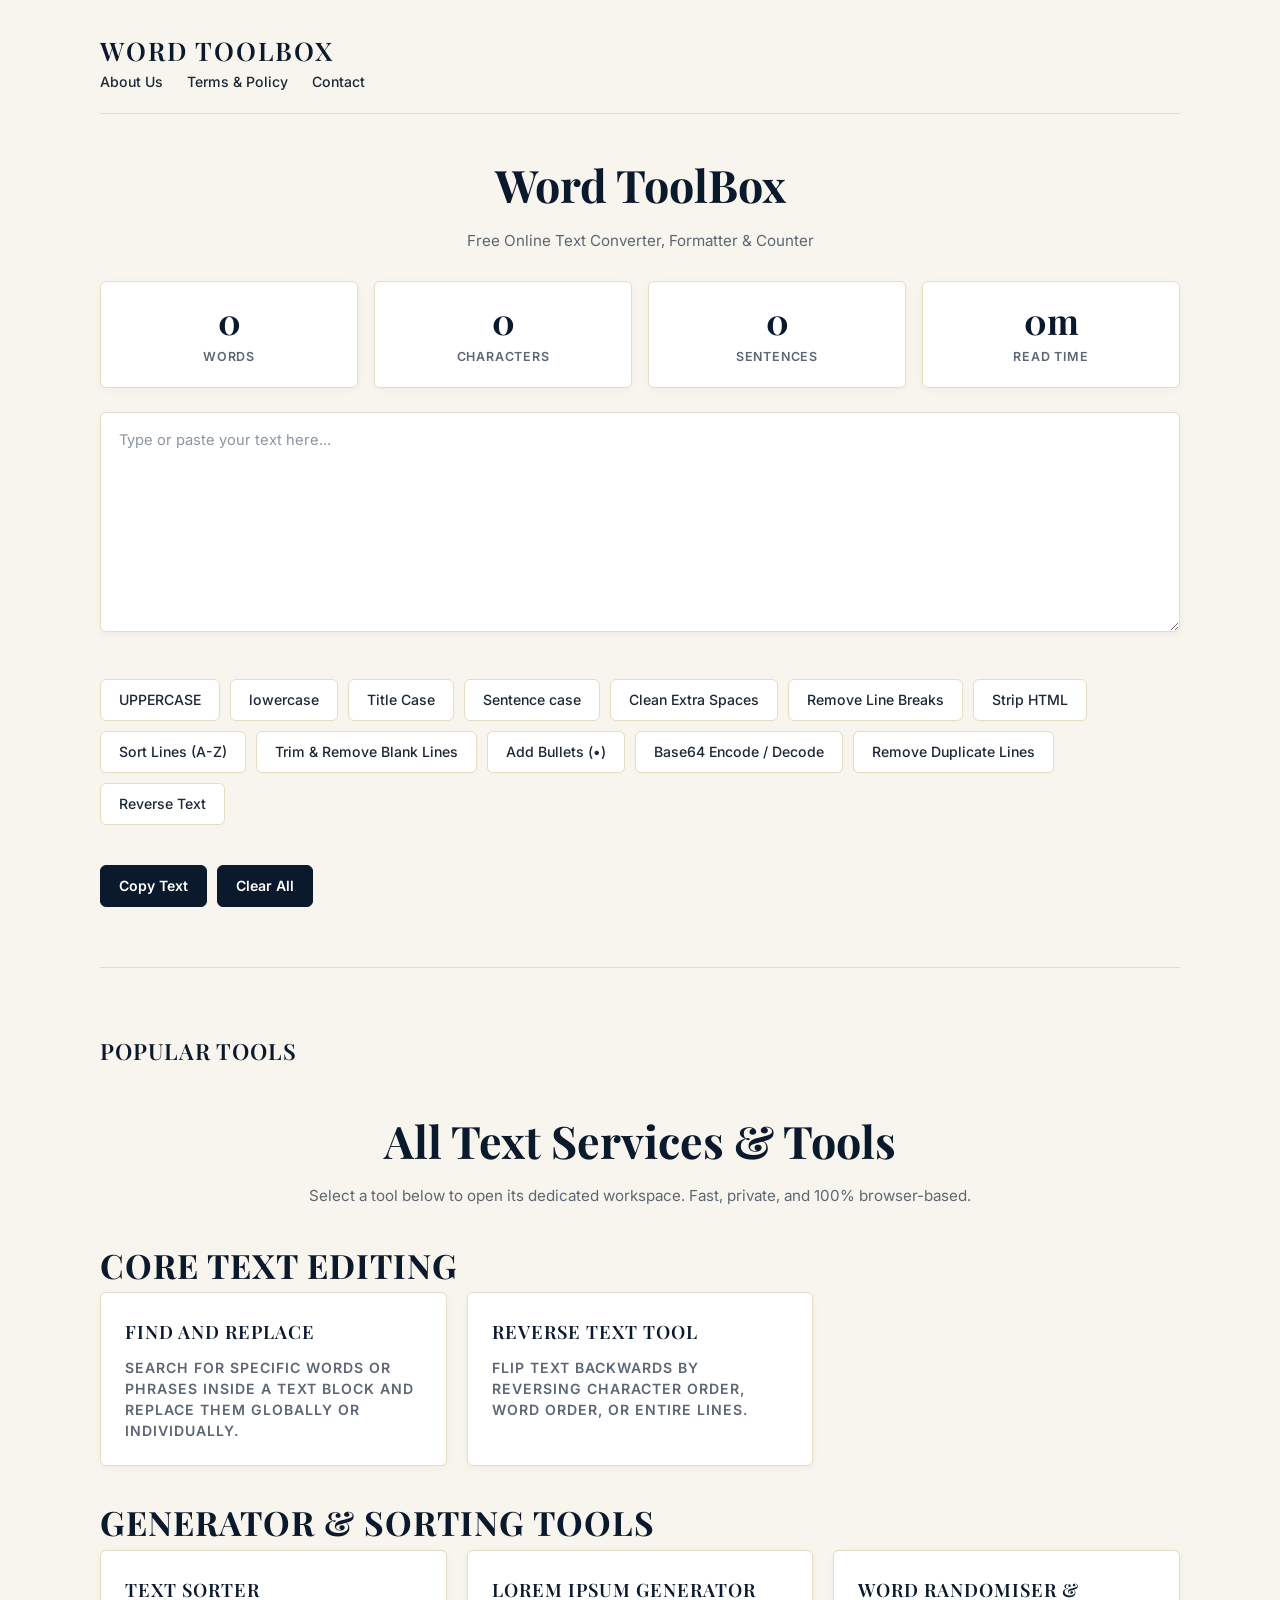
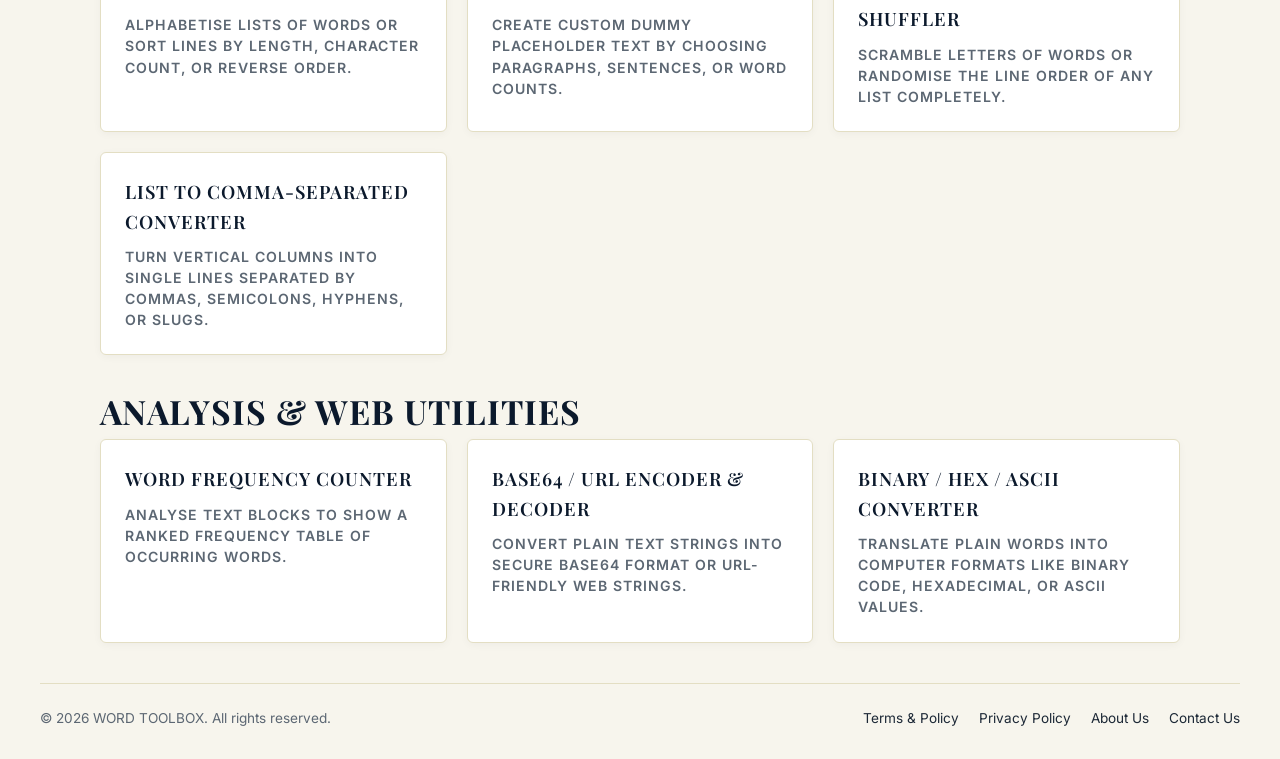
<file: index.html>
<!DOCTYPE html>
<html lang="en">
<head>
  <meta charset="UTF-8">
  <meta name="viewport" content="width=device-width, initial-scale=1.0">
  <title>Word ToolBox — Free Online Text Converter, Formatter & Counter</title>
  <meta name="description" content="Free online text converter, formatter, and counter.">
  <meta name="viewport" content="width=device-width, initial-scale=1.0">
  <!-- Single Link to Master CSS -->
  <link rel="stylesheet" href="styles.css">
</head>

<div class="container">

  <!-- Header Navigation -->
  <header>
    <div class="nav-left">
      <h2><span class="brand-title">Word ToolBox</span></h2>
      <nav>
        
        <a href="about.html">About Us</a>
        <a href="terms.html">Terms & Policy</a>
        <a href="contact.html">Contact</a>
      </nav>
    </div>
  </header>

  <!-- ==========================================
       UPPER SEGMENT: Main Tool Workspace
       ========================================== -->
  <section class="main-workspace-section">
    <div class="hero-header">
      <h1 class="main-title">Word ToolBox</h1>
      <p class="main-subtitle">Free Online Text Converter, Formatter & Counter</p>
    </div>

    <!-- Live Stats Bar -->
    <div class="stats-bar">
      <div class="stat-card">
        <div class="num" id="statWords">0</div>
        <div class="label">Words</div>
      </div>
      <div class="stat-card">
        <div class="num" id="statChars">0</div>
        <div class="label">Characters</div>
      </div>
      <div class="stat-card">
        <div class="num" id="statSentences">0</div>
        <div class="label">Sentences</div>
      </div>
      <div class="stat-card">
        <div class="num" id="statRead">0m</div>
        <div class="label">Read Time</div>
      </div>
    </div>

    <!-- Main Text Input -->
    <textarea id="mainText" class="studio-textarea" placeholder="Type or paste your text here..."></textarea>

    <!-- Quick Action Controls -->
    <div class="action-rows">
      <!-- Row 1: Casing -->
      <div class="btn-group">
        <button class="btn btn-outline" onclick="transformText('upper')">UPPERCASE</button>
        <button class="btn btn-outline" onclick="transformText('lower')">lowercase</button>
        <button class="btn btn-outline" onclick="transformText('title')">Title Case</button>
        <button class="btn btn-outline" onclick="transformText('sentence')">Sentence case</button>
        <!-- Row 2: Text Cleaning -->  
        <button class="btn btn-outline" onclick="transformText('spaces')">Clean Extra Spaces</button>
        <button class="btn btn-outline" onclick="transformText('breaks')">Remove Line Breaks</button>
        <button class="btn btn-outline" onclick="transformText('html')">Strip HTML</button>
        <button class="btn btn-outline" onclick="transformText('sort')">Sort Lines (A-Z)</button>
        <button class="btn btn-outline" onclick="transformText('trim')">Trim & Remove Blank Lines</button>
        <button class="btn btn-outline" onclick="transformText('bullets')">Add Bullets (•)</button>
        <button class="btn btn-outline" onclick="transformText('base64')">Base64 Encode / Decode</button>
        <button class="btn btn-outline" onclick="transformText('duplicates')">Remove Duplicate Lines</button>
        <button class="btn btn-outline" onclick="transformText('reverse')">Reverse Text</button>
      </div>

      <!-- Row 3: Action Triggers -->
      <div class="btn-group">
        <button class="btn btn-copy" onclick="copyMainText()">Copy Text</button>
        <button class="btn btn-dark" onclick="clearMainText()">Clear All</button>
      </div>
    </div>
  </section>

  <!-- ==========================================
       LOWER SEGMENT: Popular Tools Grid Layout
       ========================================== -->
  <section class="tools-grid-section">
    <h2 class="section-headline">Popular Tools</h2>

  
  <!-- Main Tools Directory -->
  <main class="tools-directory-section">
    <div class="hero-header">
      <h1 class="main-title">All Text Services & Tools</h1>
      <p class="main-subtitle">Select a tool below to open its dedicated workspace. Fast, private, and 100% browser-based.</p>
    </div>

    <!-- Category 1: Editing & Manipulation -->
    <div class="directory-category">
      <h2 class="category-title">Core Text Editing</h2>
      <div class="tools-grid">
        <a href="find-and-replace.html" class="tool-card">
          <h3>Find and Replace</h3>
          <p>Search for specific words or phrases inside a text block and replace them globally or individually.</p>
        </a>
        <a href="reverse-text.html" class="tool-card">
          <h3>Reverse Text Tool</h3>
          <p>Flip text backwards by reversing character order, word order, or entire lines.</p>
        </a>
      </div>
    </div>

    <!-- Category 2: Generator & Sorting Tools -->
    <div class="directory-category">
      <h2 class="category-title">Generator & Sorting Tools</h2>
      <div class="tools-grid">
        <a href="text-sorter.html" class="tool-card">
          <h3>Text Sorter</h3>
          <p>Alphabetise lists of words or sort lines by length, character count, or reverse order.</p>
        </a>
        <a href="lorem-generator.html" class="tool-card">
          <h3>Lorem Ipsum Generator</h3>
          <p>Create custom dummy placeholder text by choosing paragraphs, sentences, or word counts.</p>
        </a>
        <a href="word-shuffler.html" class="tool-card">
          <h3>Word Randomiser & Shuffler</h3>
          <p>Scramble letters of words or randomise the line order of any list completely.</p>
        </a>
        <a href="list-converter.html" class="tool-card">
          <h3>List to Comma-Separated Converter</h3>
          <p>Turn vertical columns into single lines separated by commas, semicolons, hyphens, or slugs.</p>
        </a>
      </div>
    </div>

    <!-- Category 3: Analysis & Technical Utilities -->
    <div class="directory-category">
      <h2 class="category-title">Analysis & Web Utilities</h2>
      <div class="tools-grid">
        <a href="word-frequency.html" class="tool-card">
          <h3>Word Frequency Counter</h3>
          <p>Analyse text blocks to show a ranked frequency table of occurring words.</p>
        </a>
        <a href="base64-url-converter.html" class="tool-card">
          <h3>Base64 / URL Encoder & Decoder</h3>
          <p>Convert plain text strings into secure Base64 format or URL-friendly web strings.</p>
        </a>
        <a href="binary-hex-converter.html" class="tool-card">
          <h3>Binary / Hex / ASCII Converter</h3>
          <p>Translate plain words into computer formats like binary code, hexadecimal, or ASCII values.</p>
        </a>
      </div>
    </div>
  </main>

  
  
      </div>
  </section>

  <!-- Global Footer -->
  <footer>
    <p>© 2026 WORD TOOLBOX. All rights reserved.</p>
    <div>
      <a href="terms.html">Terms & Policy</a>
      <a href="privacy.html">Privacy Policy</a>
      <a href="about.html">About Us</a>
      <a href="contact.html">Contact Us</a>
    </div>
  </footer>

</div>

<script src="script.js"></script>
</body>
</html>
</file>
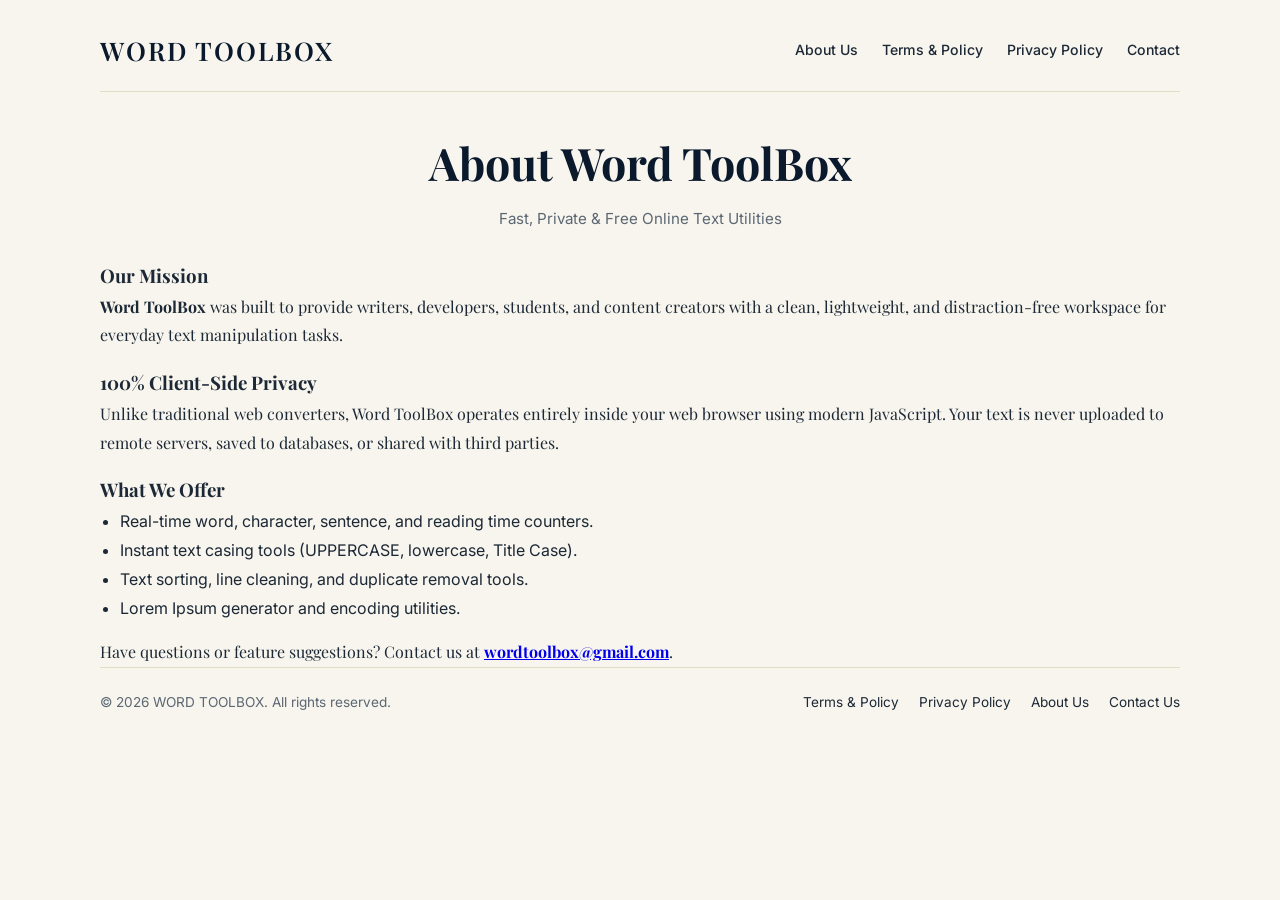
<file: about.html>
<!DOCTYPE html>
<html lang="en">
<head>
  <meta charset="UTF-8">
  <meta name="viewport" content="width=device-width, initial-scale=1.0">
  <title>About Us - Word ToolBox</title>
  <meta name="description" content="Learn more about Word ToolBox, your fast, private, and free online text utility studio.">
  <link rel="stylesheet" href="styles.css">
</head>
<body>

  <div class="container">
    
    <!-- Header Navigation -->
    <header>
      <div class="nav-left">
        <h1 class="brand-title">WORD TOOLBOX</h1>
      </div>
      <nav>
        <a href="about.html" class="active">About Us</a>
        <a href="terms.html">Terms & Policy</a>
        <a href="privacy.html">Privacy Policy</a>
        <a href="contact.html">Contact</a>
      </nav>
    </header>

    <!-- Main Content -->
    <main class="workspace-section">
      <div class="hero-header">
        <h1 class="main-title">About Word ToolBox</h1>
        <p class="main-subtitle">Fast, Private & Free Online Text Utilities</p>
      </div>

      <div class="output-box" style="text-align: left; line-height: 1.8;">
        <h3>Our Mission</h3>
        <p style="margin-bottom: 16px;">
          <strong>Word ToolBox</strong> was built to provide writers, developers, students, and content creators with a clean, lightweight, and distraction-free workspace for everyday text manipulation tasks.
        </p>

        <h3>100% Client-Side Privacy</h3>
        <p style="margin-bottom: 16px;">
          Unlike traditional web converters, Word ToolBox operates entirely inside your web browser using modern JavaScript. Your text is never uploaded to remote servers, saved to databases, or shared with third parties.
        </p>

        <h3>What We Offer</h3>
        <ul style="margin-left: 20px; font-family: var(--font-sans); margin-bottom: 16px;">
          <li>Real-time word, character, sentence, and reading time counters.</li>
          <li>Instant text casing tools (UPPERCASE, lowercase, Title Case).</li>
          <li>Text sorting, line cleaning, and duplicate removal tools.</li>
          <li>Lorem Ipsum generator and encoding utilities.</li>
        </ul>

        <p>
          Have questions or feature suggestions? Contact us at 
          <a href="mailto:wordtoolbox@gmail.com"><strong>wordtoolbox@gmail.com</strong></a>.
        </p>
      </div>
    </main>

    <!-- Footer -->
    <footer>
      <p>© 2026 WORD TOOLBOX. All rights reserved.</p>
      <div>
        <a href="terms.html">Terms & Policy</a>
        <a href="privacy.html">Privacy Policy</a>
        <a href="about.html">About Us</a>
        <a href="contact.html">Contact Us</a>
      </div>
    </footer>

  </div>

</body>
</html>
</file>
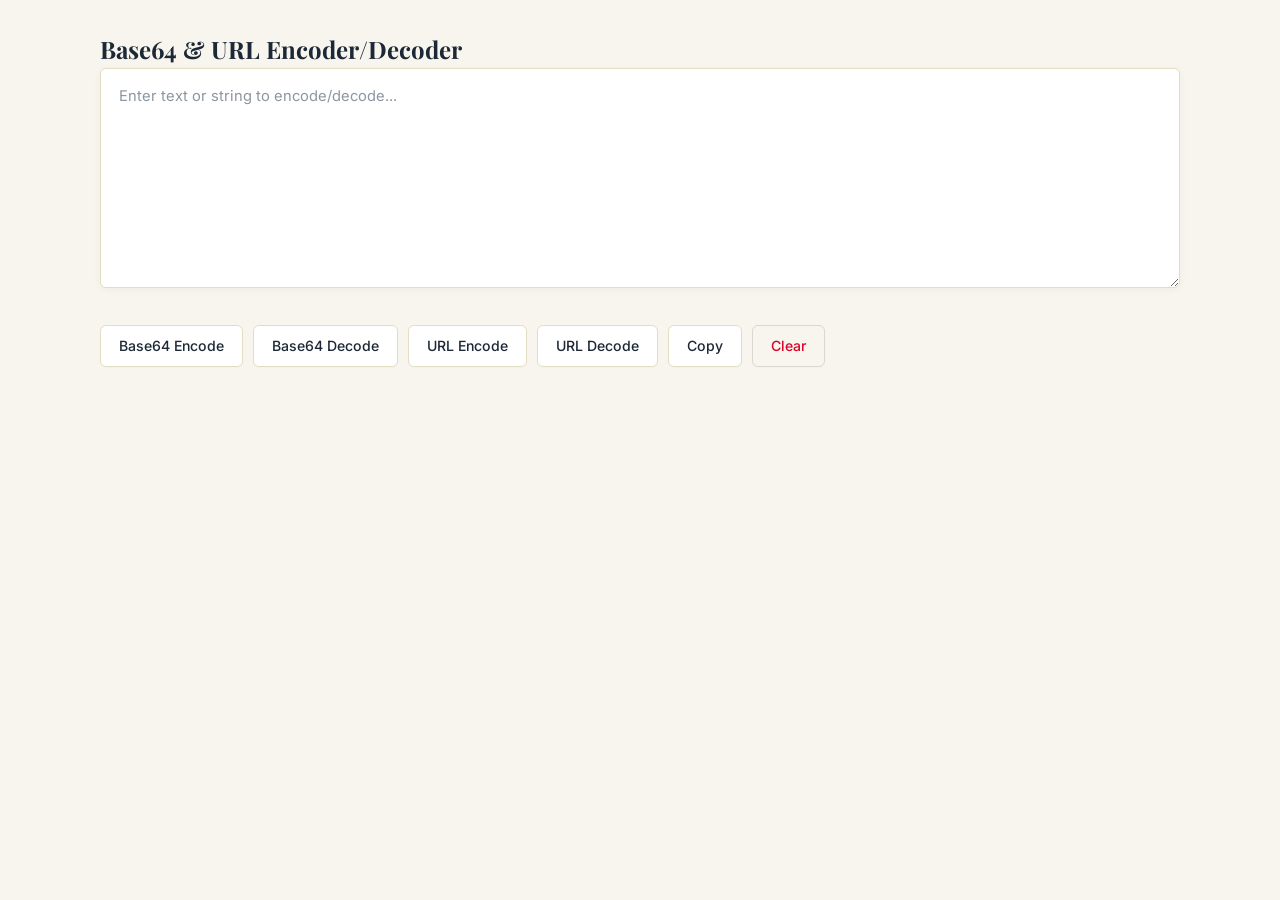
<file: base64-url-converter.html>
<!DOCTYPE html>
<html lang="en">
<head>
  <meta charset="UTF-8">
  <meta name="viewport" content="width=device-width, initial-scale=1.0">
  <title>Base64 & URL Encoder/Decoder</title>
  <link rel="stylesheet" href="styles.css">
</head>
<body>
  <div class="container">
    <h2>Base64 & URL Encoder/Decoder</h2>
    <textarea id="coderInput" placeholder="Enter text or string to encode/decode..."></textarea>
    <div class="btn-group">
      <button onclick="runCoder('b64Enc')">Base64 Encode</button>
      <button onclick="runCoder('b64Dec')">Base64 Decode</button>
      <button onclick="runCoder('urlEnc')">URL Encode</button>
      <button onclick="runCoder('urlDec')">URL Decode</button>
      <button class="btn-sec" onclick="copyText('coderInput')">Copy</button>
      <button class="btn-danger" onclick="clearText('coderInput')">Clear</button>
    </div>
  </div>
  <script src="tools.js"></script>
</body>
</html>
</file>
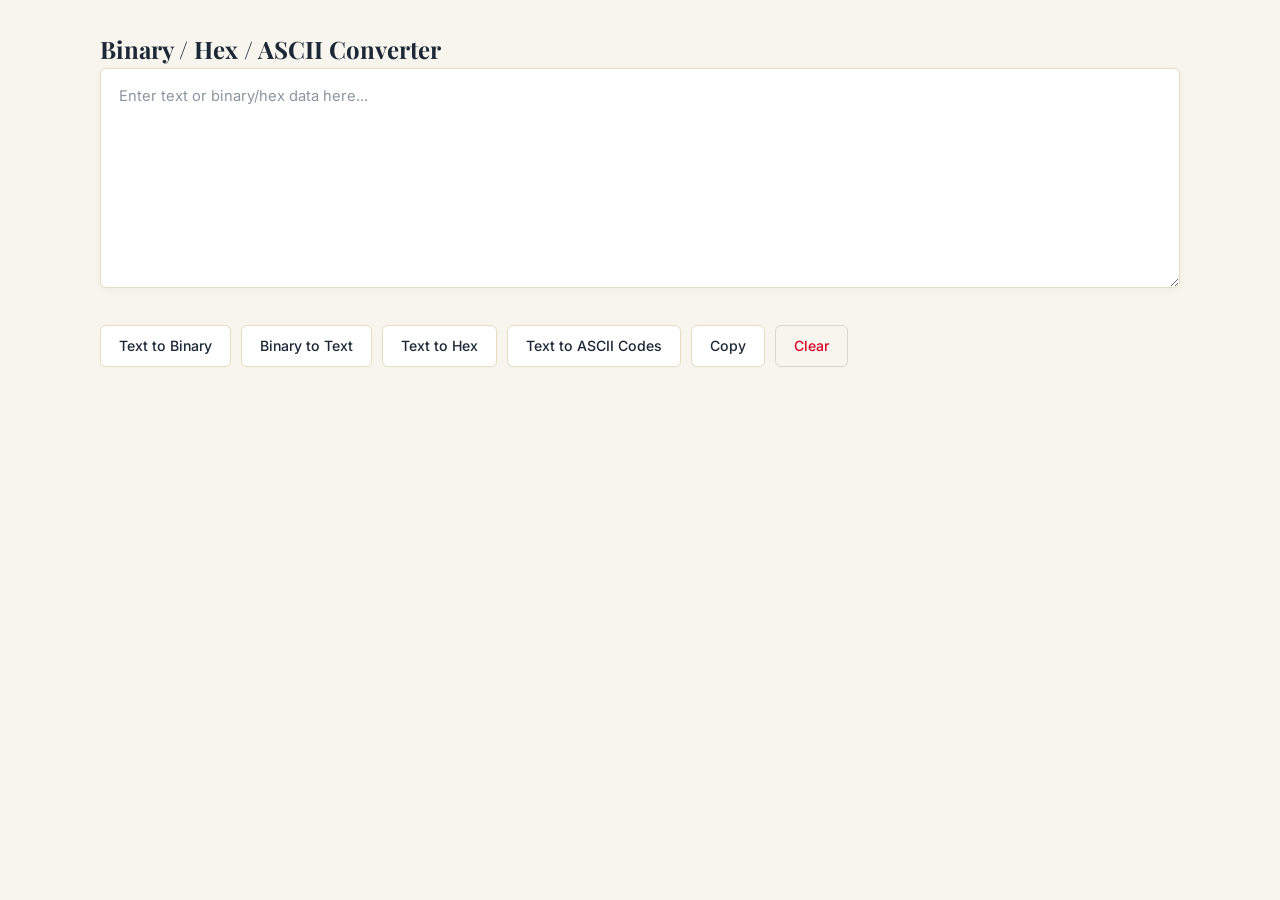
<file: binary-hex-converter.html>
<!DOCTYPE html>
<html lang="en">
<head>
  <meta charset="UTF-8">
  <meta name="viewport" content="width=device-width, initial-scale=1.0">
  <title>Binary / Hex / ASCII Converter</title>
  <link rel="stylesheet" href="styles.css">
</head>
<body>
  <div class="container">
    <h2>Binary / Hex / ASCII Converter</h2>
    <textarea id="binInput" placeholder="Enter text or binary/hex data here..."></textarea>
    <div class="btn-group">
      <button onclick="runBinary('toBin')">Text to Binary</button>
      <button onclick="runBinary('fromBin')">Binary to Text</button>
      <button onclick="runBinary('toHex')">Text to Hex</button>
      <button onclick="runBinary('toAscii')">Text to ASCII Codes</button>
      <button class="btn-sec" onclick="copyText('binInput')">Copy</button>
      <button class="btn-danger" onclick="clearText('binInput')">Clear</button>
    </div>
  </div>
  <script src="tools.js"></script>
</body>
</html>
</file>
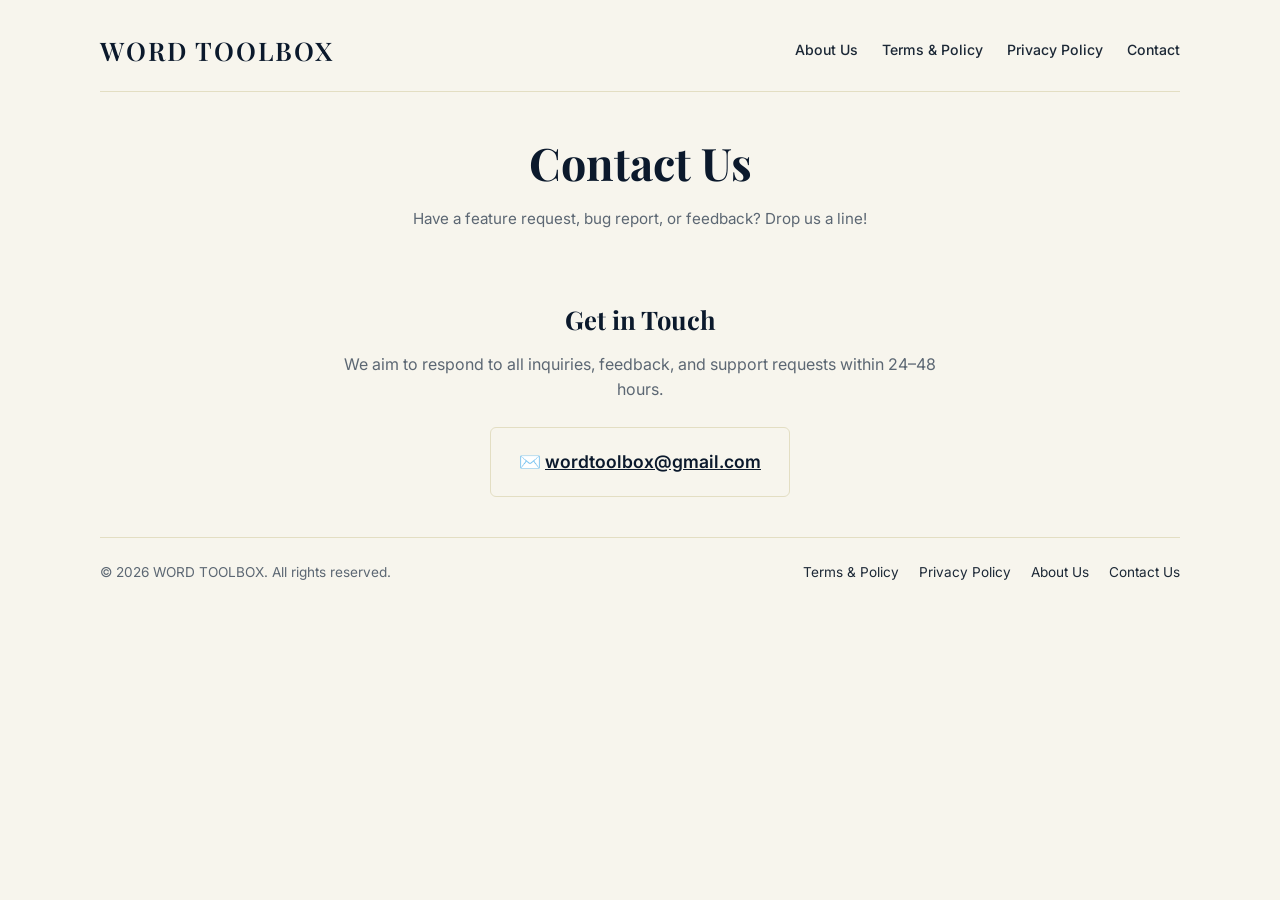
<file: contact.html>
<!DOCTYPE html>
<html lang="en">
<head>
  <meta charset="UTF-8">
  <meta name="viewport" content="width=device-width, initial-scale=1.0">
  <title>Contact Us - Word ToolBox</title>
  <meta name="description" content="Get in touch with Word ToolBox for feedback, support, or suggestions.">
  <link rel="stylesheet" href="styles.css">
</head>
<body>

  <div class="container">
    
    <!-- Header Navigation -->
    <header>
      <div class="nav-left">
        <h1 class="brand-title">WORD TOOLBOX</h1>
      </div>
      <nav>
        <a href="about.html">About Us</a>
        <a href="terms.html">Terms & Policy</a>
        <a href="privacy.html">Privacy Policy</a>
        <a href="contact.html" class="active">Contact</a>
      </nav>
    </header>

    <!-- Main Workspace -->
    <main class="workspace-section">
      <div class="hero-header">
        <h1 class="main-title">Contact Us</h1>
        <p class="main-subtitle">Have a feature request, bug report, or feedback? Drop us a line!</p>
      </div>

      <div class="output-box" style="max-width: 650px; margin: 0 auto; text-align: center; padding: 40px 20px;">
        <h2 style="font-family: var(--font-serif); color: var(--navy-primary); margin-bottom: 12px; font-size: 1.6rem;">Get in Touch</h2>
        <p style="font-family: var(--font-sans); color: var(--text-muted); margin-bottom: 24px; line-height: 1.6;">
          We aim to respond to all inquiries, feedback, and support requests within 24–48 hours.
        </p>
        
        <div style="background: var(--bg-cream); padding: 20px 28px; border-radius: var(--radius); border: 1px solid var(--border-subtle); display: inline-block;">
          <p style="font-family: var(--font-sans); font-size: 1.1rem; color: var(--navy-primary); font-weight: 600; margin: 0;">
            ✉️ <a href="mailto:wordtoolbox@gmail.com" style="color: inherit; text-decoration: underline;">wordtoolbox@gmail.com</a>
          </p>
        </div>
      </div>
    </main>

    <!-- Footer -->
    <footer>
      <p>© 2026 WORD TOOLBOX. All rights reserved.</p>
      <div>
        <a href="terms.html">Terms & Policy</a>
        <a href="privacy.html">Privacy Policy</a>
        <a href="about.html">About Us</a>
        <a href="contact.html">Contact Us</a>
      </div>
    </footer>

  </div>

</body>
</html>
</file>
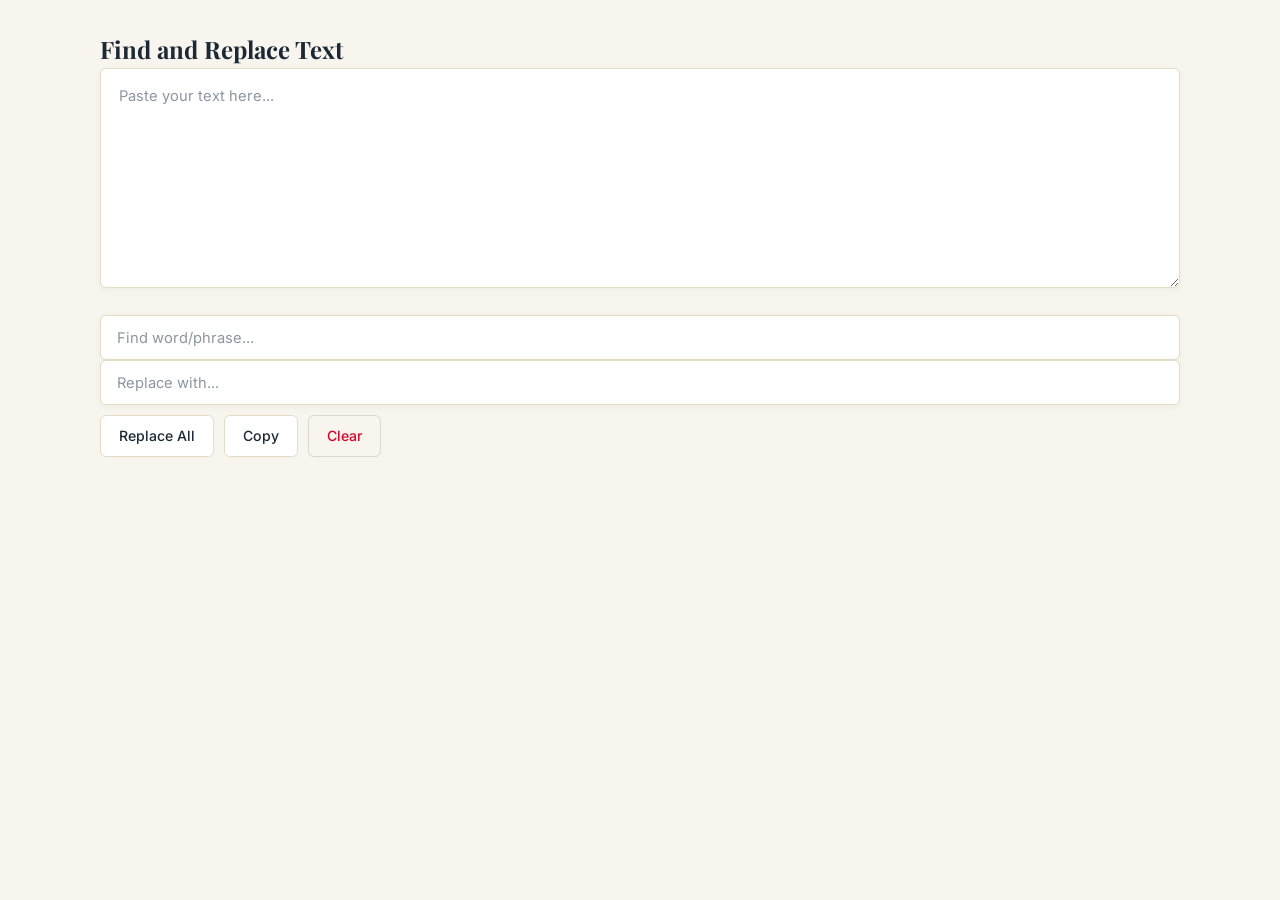
<file: find-and-replace.html>
<!DOCTYPE html>
<html lang="en">
<head>
  <meta charset="UTF-8">
  <meta name="viewport" content="width=device-width, initial-scale=1.0">
  <title>Find and Replace Tool</title>
  <link rel="stylesheet" href="styles.css">
</head>
<body>
  <div class="container">
    <h2>Find and Replace Text</h2>
    <textarea id="frInput" placeholder="Paste your text here..."></textarea>
    <div class="inputs-group">
      <input type="text" id="frFind" placeholder="Find word/phrase...">
      <input type="text" id="frReplace" placeholder="Replace with...">
    </div>
    <div class="btn-group">
      <button onclick="runFindReplace()">Replace All</button>
      <button class="btn-sec" onclick="copyText('frInput')">Copy</button>
      <button class="btn-danger" onclick="clearText('frInput')">Clear</button>
    </div>
  </div>
  <script src="tools.js"></script>
</body>
</html>
</file>
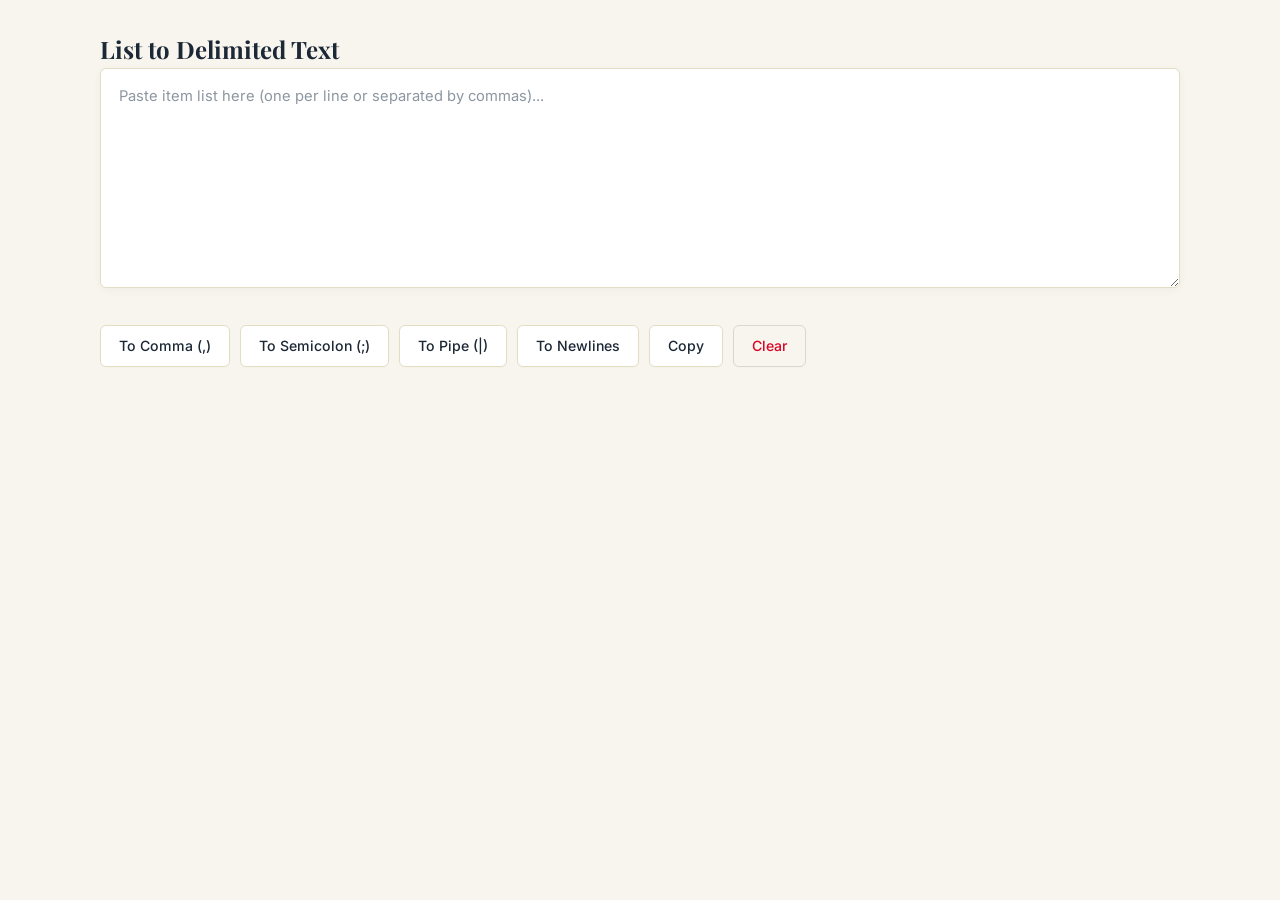
<file: list-converter.html>
<!DOCTYPE html>
<html lang="en">
<head>
  <meta charset="UTF-8">
  <meta name="viewport" content="width=device-width, initial-scale=1.0">
  <title>List Delimiter Converter</title>
  <link rel="stylesheet" href="styles.css">
</head>
<body>
  <div class="container">
    <h2>List to Delimited Text</h2>
    <textarea id="listInput" placeholder="Paste item list here (one per line or separated by commas)..."></textarea>
    <div class="btn-group">
      <button onclick="runListConvert(', ')">To Comma (,)</button>
      <button onclick="runListConvert('; ')">To Semicolon (;)</button>
      <button onclick="runListConvert(' | ')">To Pipe (|)</button>
      <button onclick="runListConvert('\n')">To Newlines</button>
      <button class="btn-sec" onclick="copyText('listInput')">Copy</button>
      <button class="btn-danger" onclick="clearText('listInput')">Clear</button>
    </div>
  </div>
  <script src="tools.js"></script>
</body>
</html>
</file>
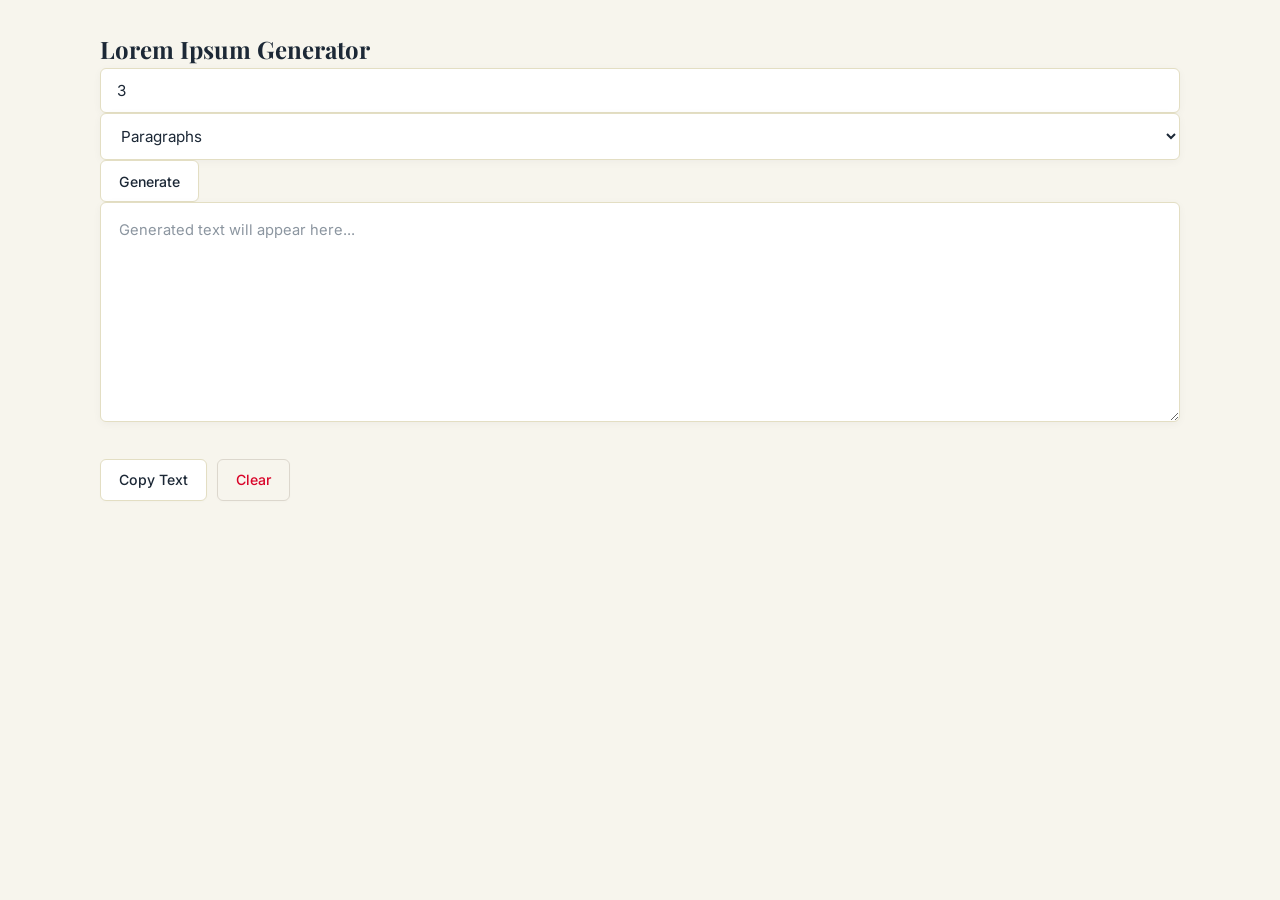
<file: lorem-generator.html>
<!DOCTYPE html>
<html lang="en">
<head>
  <meta charset="UTF-8">
  <meta name="viewport" content="width=device-width, initial-scale=1.0">
  <title>Lorem Ipsum Generator</title>
  <link rel="stylesheet" href="styles.css">
</head>
<body>
  <div class="container">
    <h2>Lorem Ipsum Generator</h2>
    <div class="controls">
      <input type="number" id="loremCount" value="3" min="1" max="50">
      <select id="loremType">
        <option value="paragraphs">Paragraphs</option>
        <option value="sentences">Sentences</option>
        <option value="words">Words</option>
      </select>
      <button onclick="runLorem()">Generate</button>
    </div>
    <textarea id="loremOutput" readonly placeholder="Generated text will appear here..."></textarea>
    <div class="btn-group">
      <button class="btn-sec" onclick="copyText('loremOutput')">Copy Text</button>
      <button class="btn-danger" onclick="clearText('loremOutput')">Clear</button>
    </div>
  </div>
  <script src="tools.js"></script>
</body>
</html>
</file>
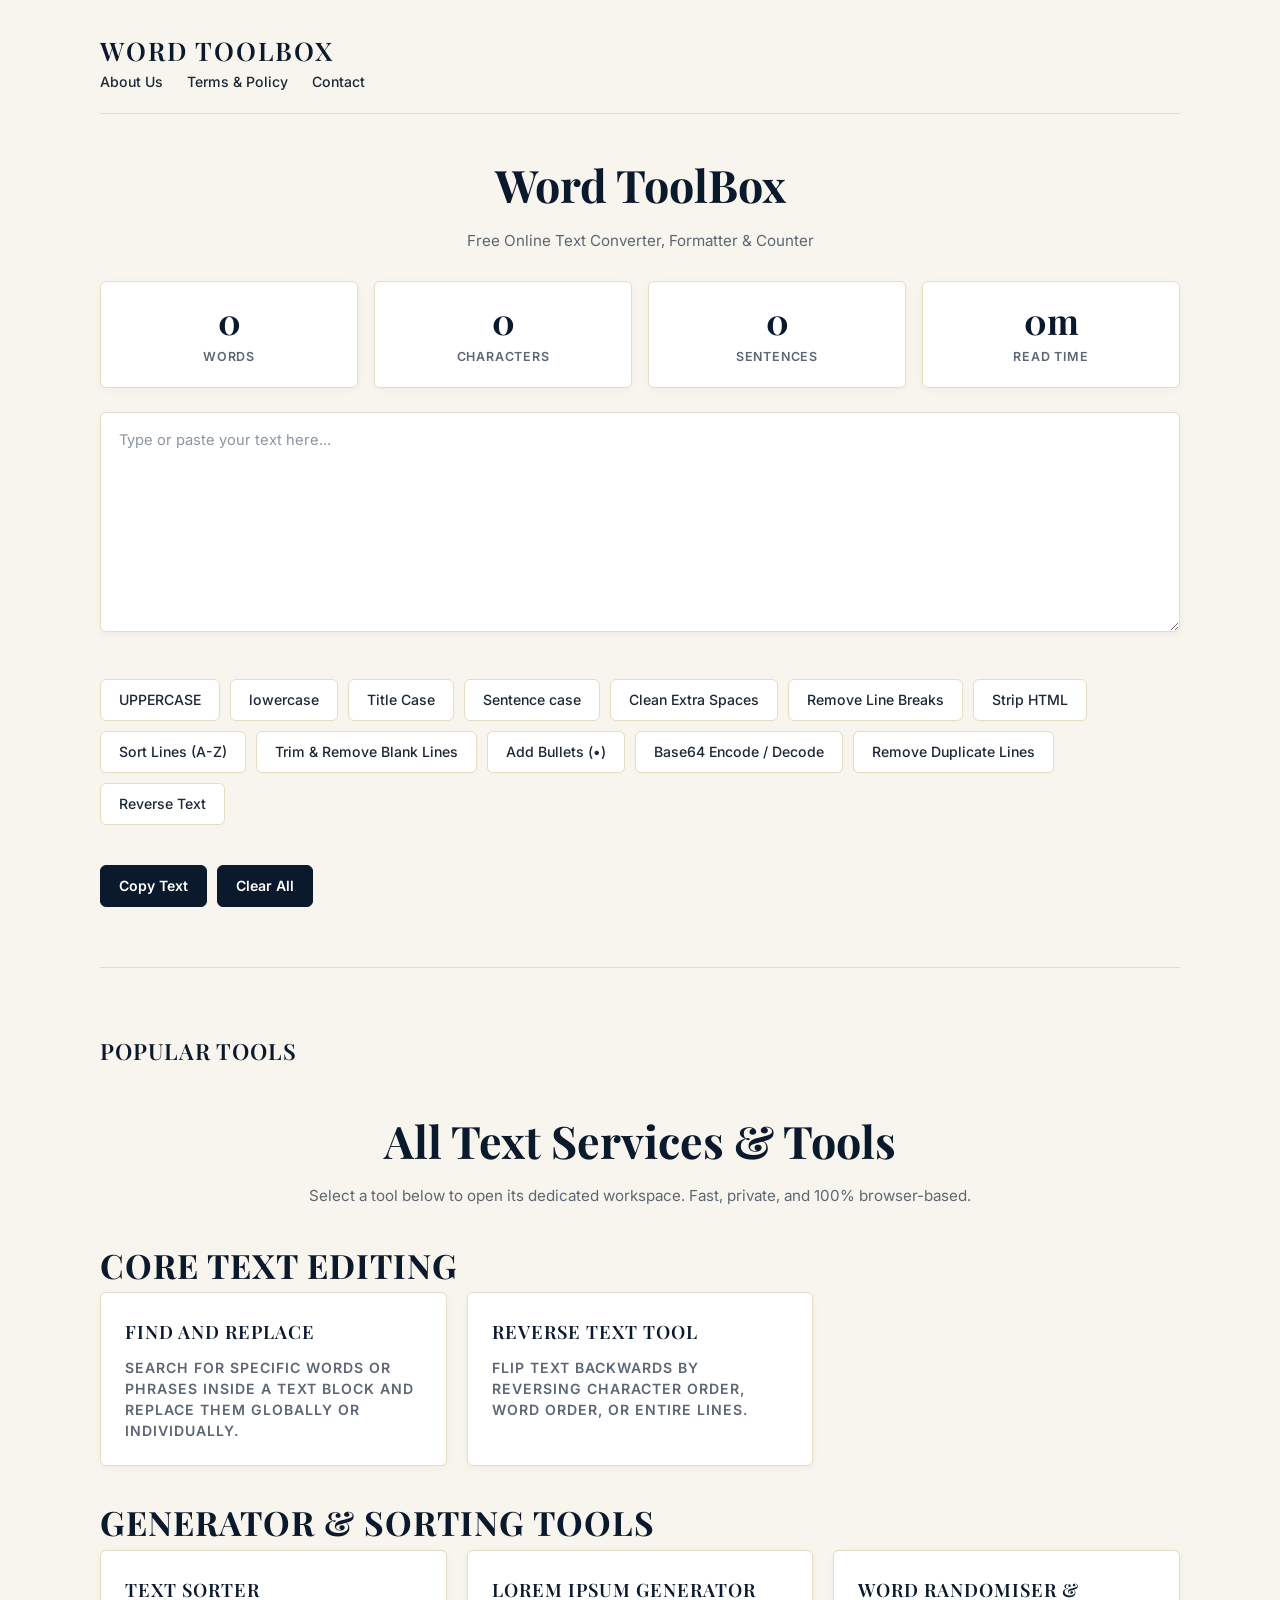
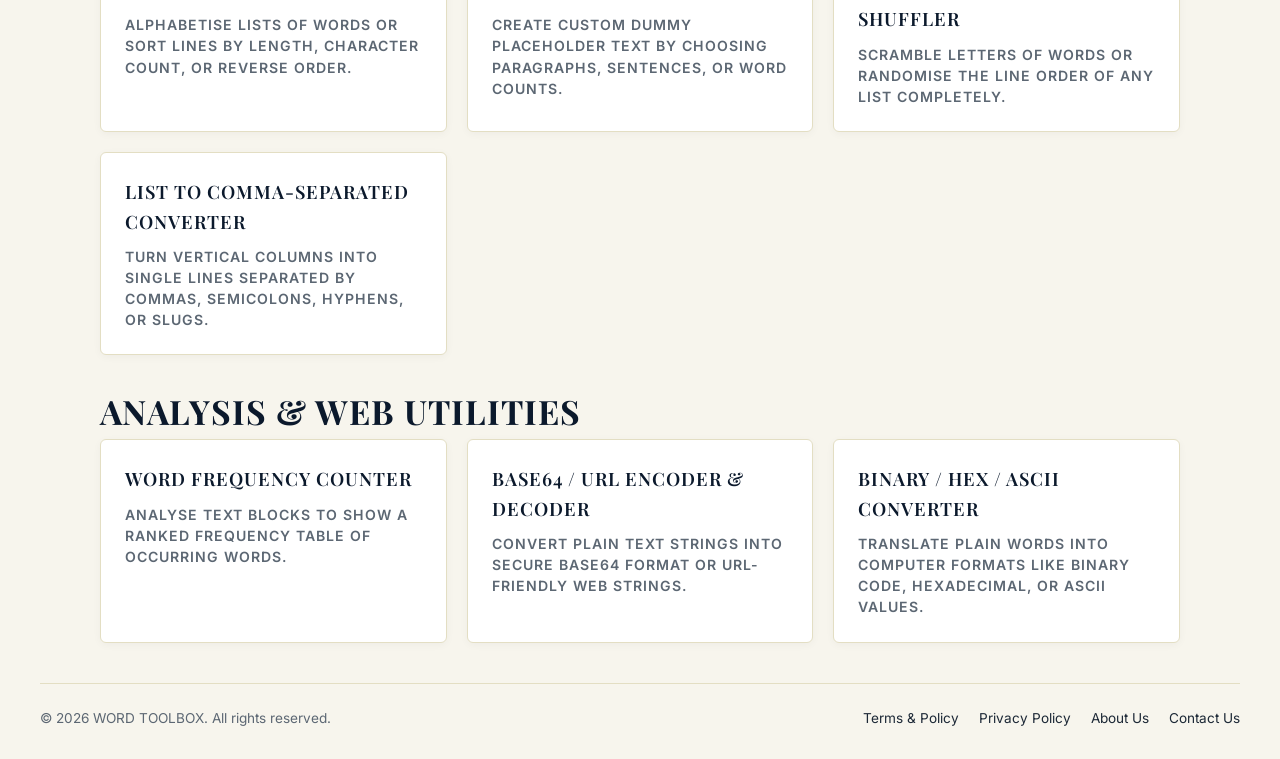
<file: Main page.html>
<!DOCTYPE html>
<html lang="en">
<head>
  <meta charset="UTF-8">
  <meta name="viewport" content="width=device-width, initial-scale=1.0">
  <title>Word ToolBox — Free Online Text Converter, Formatter & Counter</title>
  <meta name="description" content="Free online text converter, formatter, and counter.">
  <meta name="viewport" content="width=device-width, initial-scale=1.0">
  <!-- Single Link to Master CSS -->
  <link rel="stylesheet" href="styles.css">
</head>

<div class="container">

  <!-- Header Navigation -->
  <header>
    <div class="nav-left">
      <h2><span class="brand-title">Word ToolBox</span></h2>
      <nav>
        
        <a href="about.html">About Us</a>
        <a href="terms.html">Terms & Policy</a>
        <a href="contact.html">Contact</a>
      </nav>
    </div>
  </header>

  <!-- ==========================================
       UPPER SEGMENT: Main Tool Workspace
       ========================================== -->
  <section class="main-workspace-section">
    <div class="hero-header">
      <h1 class="main-title">Word ToolBox</h1>
      <p class="main-subtitle">Free Online Text Converter, Formatter & Counter</p>
    </div>

    <!-- Live Stats Bar -->
    <div class="stats-bar">
      <div class="stat-card">
        <div class="num" id="statWords">0</div>
        <div class="label">Words</div>
      </div>
      <div class="stat-card">
        <div class="num" id="statChars">0</div>
        <div class="label">Characters</div>
      </div>
      <div class="stat-card">
        <div class="num" id="statSentences">0</div>
        <div class="label">Sentences</div>
      </div>
      <div class="stat-card">
        <div class="num" id="statRead">0m</div>
        <div class="label">Read Time</div>
      </div>
    </div>

    <!-- Main Text Input -->
    <textarea id="mainText" class="studio-textarea" placeholder="Type or paste your text here..."></textarea>

    <!-- Quick Action Controls -->
    <div class="action-rows">
      <!-- Row 1: Casing -->
      <div class="btn-group">
        <button class="btn btn-outline" onclick="transformText('upper')">UPPERCASE</button>
        <button class="btn btn-outline" onclick="transformText('lower')">lowercase</button>
        <button class="btn btn-outline" onclick="transformText('title')">Title Case</button>
        <button class="btn btn-outline" onclick="transformText('sentence')">Sentence case</button>
        <!-- Row 2: Text Cleaning -->  
        <button class="btn btn-outline" onclick="transformText('spaces')">Clean Extra Spaces</button>
        <button class="btn btn-outline" onclick="transformText('breaks')">Remove Line Breaks</button>
        <button class="btn btn-outline" onclick="transformText('html')">Strip HTML</button>
        <button class="btn btn-outline" onclick="transformText('sort')">Sort Lines (A-Z)</button>
        <button class="btn btn-outline" onclick="transformText('trim')">Trim & Remove Blank Lines</button>
        <button class="btn btn-outline" onclick="transformText('bullets')">Add Bullets (•)</button>
        <button class="btn btn-outline" onclick="transformText('base64')">Base64 Encode / Decode</button>
        <button class="btn btn-outline" onclick="transformText('duplicates')">Remove Duplicate Lines</button>
        <button class="btn btn-outline" onclick="transformText('reverse')">Reverse Text</button>
      </div>

      <!-- Row 3: Action Triggers -->
      <div class="btn-group">
        <button class="btn btn-copy" onclick="copyMainText()">Copy Text</button>
        <button class="btn btn-dark" onclick="clearMainText()">Clear All</button>
      </div>
    </div>
  </section>

  <!-- ==========================================
       LOWER SEGMENT: Popular Tools Grid Layout
       ========================================== -->
  <section class="tools-grid-section">
    <h2 class="section-headline">Popular Tools</h2>

  
  <!-- Main Tools Directory -->
  <main class="tools-directory-section">
    <div class="hero-header">
      <h1 class="main-title">All Text Services & Tools</h1>
      <p class="main-subtitle">Select a tool below to open its dedicated workspace. Fast, private, and 100% browser-based.</p>
    </div>

    <!-- Category 1: Editing & Manipulation -->
    <div class="directory-category">
      <h2 class="category-title">Core Text Editing</h2>
      <div class="tools-grid">
        <a href="find-and-replace.html" class="tool-card">
          <h3>Find and Replace</h3>
          <p>Search for specific words or phrases inside a text block and replace them globally or individually.</p>
        </a>
        <a href="reverse-text.html" class="tool-card">
          <h3>Reverse Text Tool</h3>
          <p>Flip text backwards by reversing character order, word order, or entire lines.</p>
        </a>
      </div>
    </div>

    <!-- Category 2: Generator & Sorting Tools -->
    <div class="directory-category">
      <h2 class="category-title">Generator & Sorting Tools</h2>
      <div class="tools-grid">
        <a href="text-sorter.html" class="tool-card">
          <h3>Text Sorter</h3>
          <p>Alphabetise lists of words or sort lines by length, character count, or reverse order.</p>
        </a>
        <a href="lorem-generator.html" class="tool-card">
          <h3>Lorem Ipsum Generator</h3>
          <p>Create custom dummy placeholder text by choosing paragraphs, sentences, or word counts.</p>
        </a>
        <a href="word-shuffler.html" class="tool-card">
          <h3>Word Randomiser & Shuffler</h3>
          <p>Scramble letters of words or randomise the line order of any list completely.</p>
        </a>
        <a href="list-converter.html" class="tool-card">
          <h3>List to Comma-Separated Converter</h3>
          <p>Turn vertical columns into single lines separated by commas, semicolons, hyphens, or slugs.</p>
        </a>
      </div>
    </div>

    <!-- Category 3: Analysis & Technical Utilities -->
    <div class="directory-category">
      <h2 class="category-title">Analysis & Web Utilities</h2>
      <div class="tools-grid">
        <a href="word-frequency.html" class="tool-card">
          <h3>Word Frequency Counter</h3>
          <p>Analyse text blocks to show a ranked frequency table of occurring words.</p>
        </a>
        <a href="base64-url-converter.html" class="tool-card">
          <h3>Base64 / URL Encoder & Decoder</h3>
          <p>Convert plain text strings into secure Base64 format or URL-friendly web strings.</p>
        </a>
        <a href="binary-hex-converter.html" class="tool-card">
          <h3>Binary / Hex / ASCII Converter</h3>
          <p>Translate plain words into computer formats like binary code, hexadecimal, or ASCII values.</p>
        </a>
      </div>
    </div>
  </main>

  
  
      </div>
  </section>

  <!-- Global Footer -->
  <footer>
    <p>© 2026 WORD TOOLBOX. All rights reserved.</p>
    <div>
      <a href="terms.html">Terms & Policy</a>
      <a href="privacy.html">Privacy Policy</a>
      <a href="about.html">About Us</a>
      <a href="contact.html">Contact Us</a>
    </div>
  </footer>

</div>

<script src="script.js"></script>
</body>
</html>
</file>
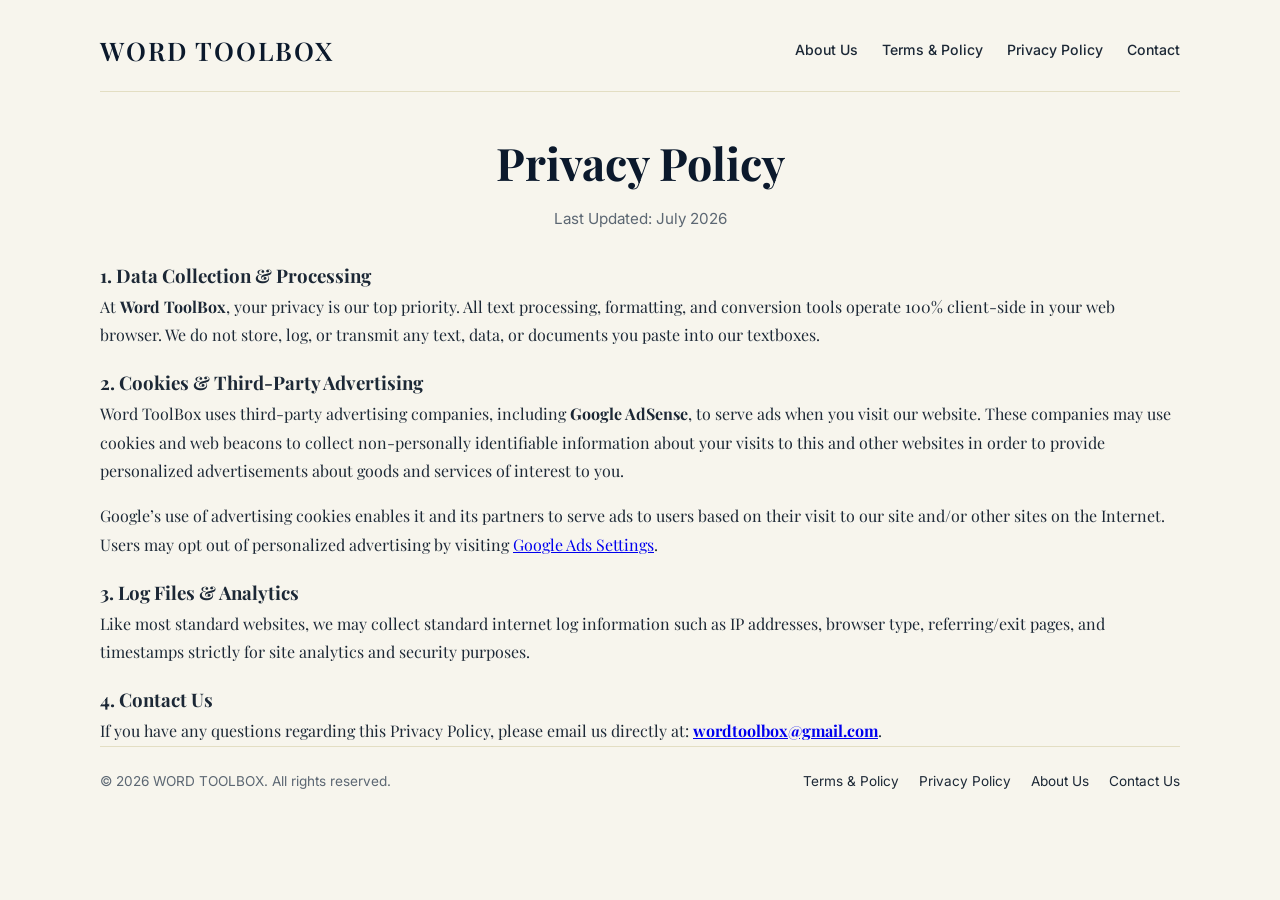
<file: privacy.html>
<!DOCTYPE html>
<html lang="en">
<head>
  <meta charset="UTF-8">
  <meta name="viewport" content="width=device-width, initial-scale=1.0">
  <title>Privacy Policy - Word ToolBox</title>
  <meta name="description" content="Privacy Policy for Word ToolBox. Learn how we handle your data and cookies.">
  <link rel="stylesheet" href="styles.css">
</head>
<body>

  <div class="container">
    
    <!-- Header Navigation -->
    <header>
      <div class="nav-left">
        <h1 class="brand-title">WORD TOOLBOX</h1>
      </div>
      <nav>
        <a href="about.html">About Us</a>
        <a href="terms.html">Terms & Policy</a>
        <a href="privacy.html" class="active">Privacy Policy</a>
        <a href="contact.html">Contact</a>
      </nav>
    </header>

    <!-- Content Area -->
    <main class="workspace-section">
      <div class="hero-header">
        <h1 class="main-title">Privacy Policy</h1>
        <p class="main-subtitle">Last Updated: July 2026</p>
      </div>

      <div class="output-box" style="text-align: left; line-height: 1.8;">
        <h3>1. Data Collection & Processing</h3>
        <p style="margin-bottom: 16px;">
          At <strong>Word ToolBox</strong>, your privacy is our top priority. All text processing, formatting, and conversion tools operate 100% client-side in your web browser. We do not store, log, or transmit any text, data, or documents you paste into our textboxes.
        </p>

        <h3>2. Cookies & Third-Party Advertising</h3>
        <p style="margin-bottom: 16px;">
          Word ToolBox uses third-party advertising companies, including <strong>Google AdSense</strong>, to serve ads when you visit our website. These companies may use cookies and web beacons to collect non-personally identifiable information about your visits to this and other websites in order to provide personalized advertisements about goods and services of interest to you.
        </p>
        <p style="margin-bottom: 16px;">
          Google’s use of advertising cookies enables it and its partners to serve ads to users based on their visit to our site and/or other sites on the Internet. Users may opt out of personalized advertising by visiting <a href="https://www.google.com/settings/ads" target="_blank" rel="noopener">Google Ads Settings</a>.
        </p>

        <h3>3. Log Files & Analytics</h3>
        <p style="margin-bottom: 16px;">
          Like most standard websites, we may collect standard internet log information such as IP addresses, browser type, referring/exit pages, and timestamps strictly for site analytics and security purposes.
        </p>

        <h3>4. Contact Us</h3>
        <p>
          If you have any questions regarding this Privacy Policy, please email us directly at: 
          <a href="mailto:wordtoolbox@gmail.com"><strong>wordtoolbox@gmail.com</strong></a>.
        </p>
      </div>
    </main>

    <!-- Footer -->
    <footer>
      <p>© 2026 WORD TOOLBOX. All rights reserved.</p>
      <div>
        <a href="terms.html">Terms & Policy</a>
        <a href="privacy.html">Privacy Policy</a>
        <a href="about.html">About Us</a>
        <a href="contact.html">Contact Us</a>
      </div>
    </footer>

  </div>

</body>
</html>
</file>
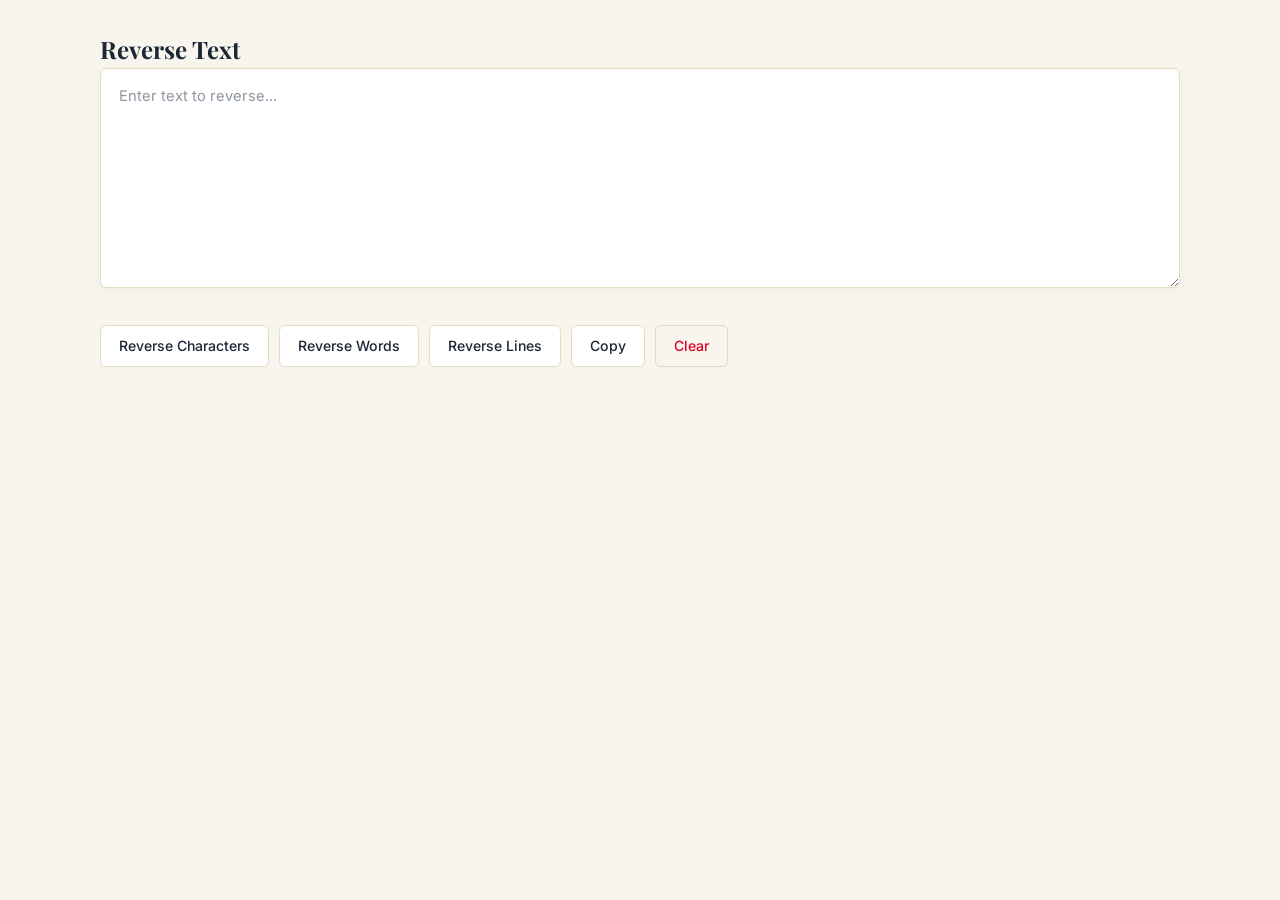
<file: reverse-text.html>
<!DOCTYPE html>
<html lang="en">

  <meta charset="UTF-8">
  <meta name="viewport" content="width=device-width, initial-scale=1.0">
  <title>Reverse Text Tool</title>
  <link rel="stylesheet" href="styles.css">
</head>
<body>
  <div class="container">
    <h2>Reverse Text</h2>
    <textarea id="reverseInput" placeholder="Enter text to reverse..."></textarea>
    <div class="btn-group">
      <button onclick="runReverse('chars')">Reverse Characters</button>
      <button onclick="runReverse('words')">Reverse Words</button>
      <button onclick="runReverse('lines')">Reverse Lines</button>
      <button class="btn-sec" onclick="copyText('reverseInput')">Copy</button>
      <button class="btn-danger" onclick="clearText('reverseInput')">Clear</button>
    </div>
  </div>
  <script src="tools.js"></script>
</body>
</html>
</file>
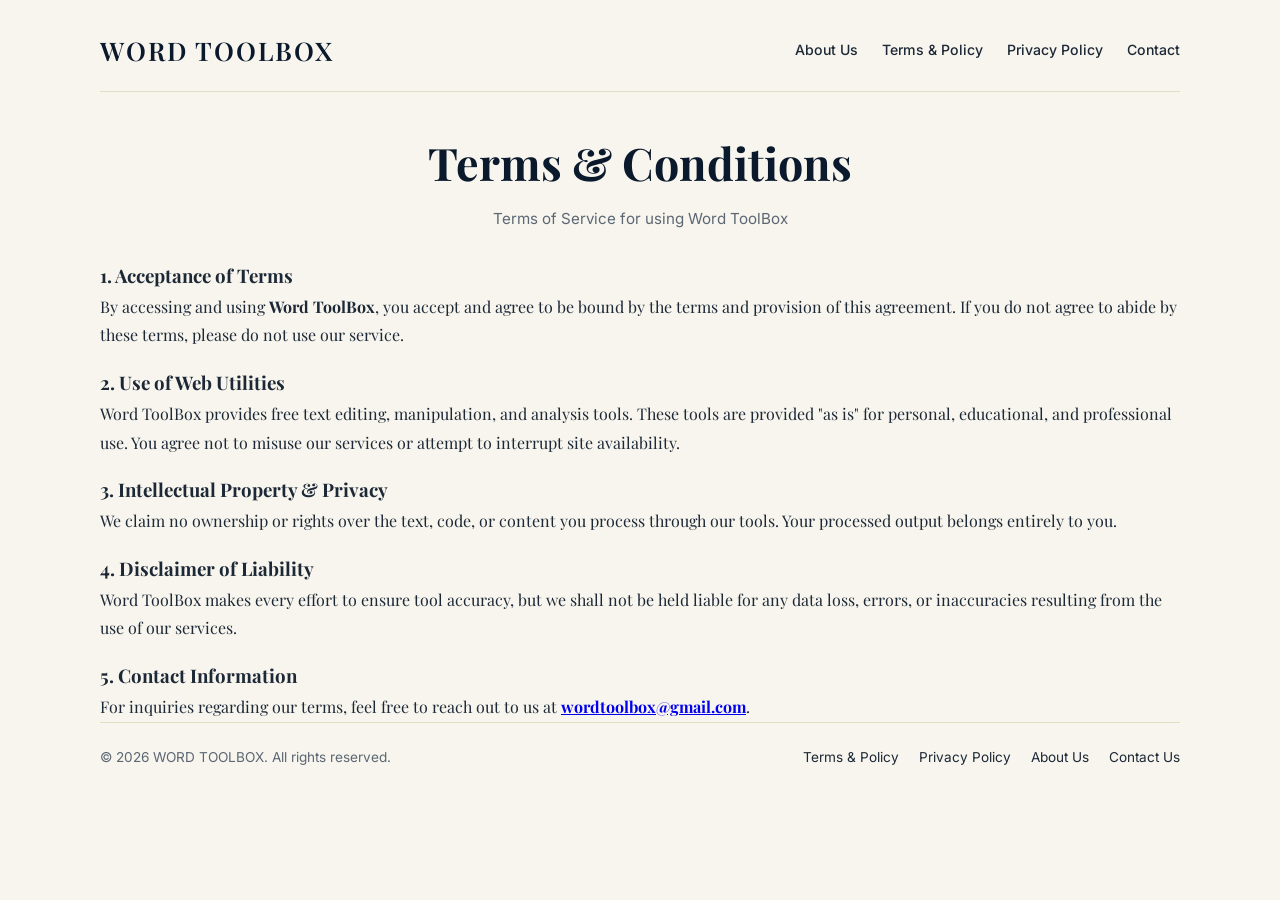
<file: terms.html>
<!DOCTYPE html>
<html lang="en">
<head>
  <meta charset="UTF-8">
  <meta name="viewport" content="width=device-width, initial-scale=1.0">
  <title>Terms & Conditions - Word ToolBox</title>
  <meta name="description" content="Terms of Service and conditions for using Word ToolBox online text utilities.">
  <link rel="stylesheet" href="styles.css">
</head>
<body>

  <div class="container">
    
    <!-- Header Navigation -->
    <header>
      <div class="nav-left">
        <h1 class="brand-title">WORD TOOLBOX</h1>
      </div>
      <nav>
        <a href="about.html">About Us</a>
        <a href="terms.html" class="active">Terms & Policy</a>
        <a href="privacy.html">Privacy Policy</a>
        <a href="contact.html">Contact</a>
      </nav>
    </header>

    <!-- Content Area -->
    <main class="workspace-section">
      <div class="hero-header">
        <h1 class="main-title">Terms & Conditions</h1>
        <p class="main-subtitle">Terms of Service for using Word ToolBox</p>
      </div>

      <div class="output-box" style="text-align: left; line-height: 1.8;">
        <h3>1. Acceptance of Terms</h3>
        <p style="margin-bottom: 16px;">
          By accessing and using <strong>Word ToolBox</strong>, you accept and agree to be bound by the terms and provision of this agreement. If you do not agree to abide by these terms, please do not use our service.
        </p>

        <h3>2. Use of Web Utilities</h3>
        <p style="margin-bottom: 16px;">
          Word ToolBox provides free text editing, manipulation, and analysis tools. These tools are provided "as is" for personal, educational, and professional use. You agree not to misuse our services or attempt to interrupt site availability.
        </p>

        <h3>3. Intellectual Property & Privacy</h3>
        <p style="margin-bottom: 16px;">
          We claim no ownership or rights over the text, code, or content you process through our tools. Your processed output belongs entirely to you.
        </p>

        <h3>4. Disclaimer of Liability</h3>
        <p style="margin-bottom: 16px;">
          Word ToolBox makes every effort to ensure tool accuracy, but we shall not be held liable for any data loss, errors, or inaccuracies resulting from the use of our services.
        </p>

        <h3>5. Contact Information</h3>
        <p>
          For inquiries regarding our terms, feel free to reach out to us at 
          <a href="mailto:wordtoolbox@gmail.com"><strong>wordtoolbox@gmail.com</strong></a>.
        </p>
      </div>
    </main>

    <!-- Footer -->
    <footer>
      <p>© 2026 WORD TOOLBOX. All rights reserved.</p>
      <div>
        <a href="terms.html">Terms & Policy</a>
        <a href="privacy.html">Privacy Policy</a>
        <a href="about.html">About Us</a>
        <a href="contact.html">Contact Us</a>
      </div>
    </footer>

  </div>

</body>
</html>
</file>
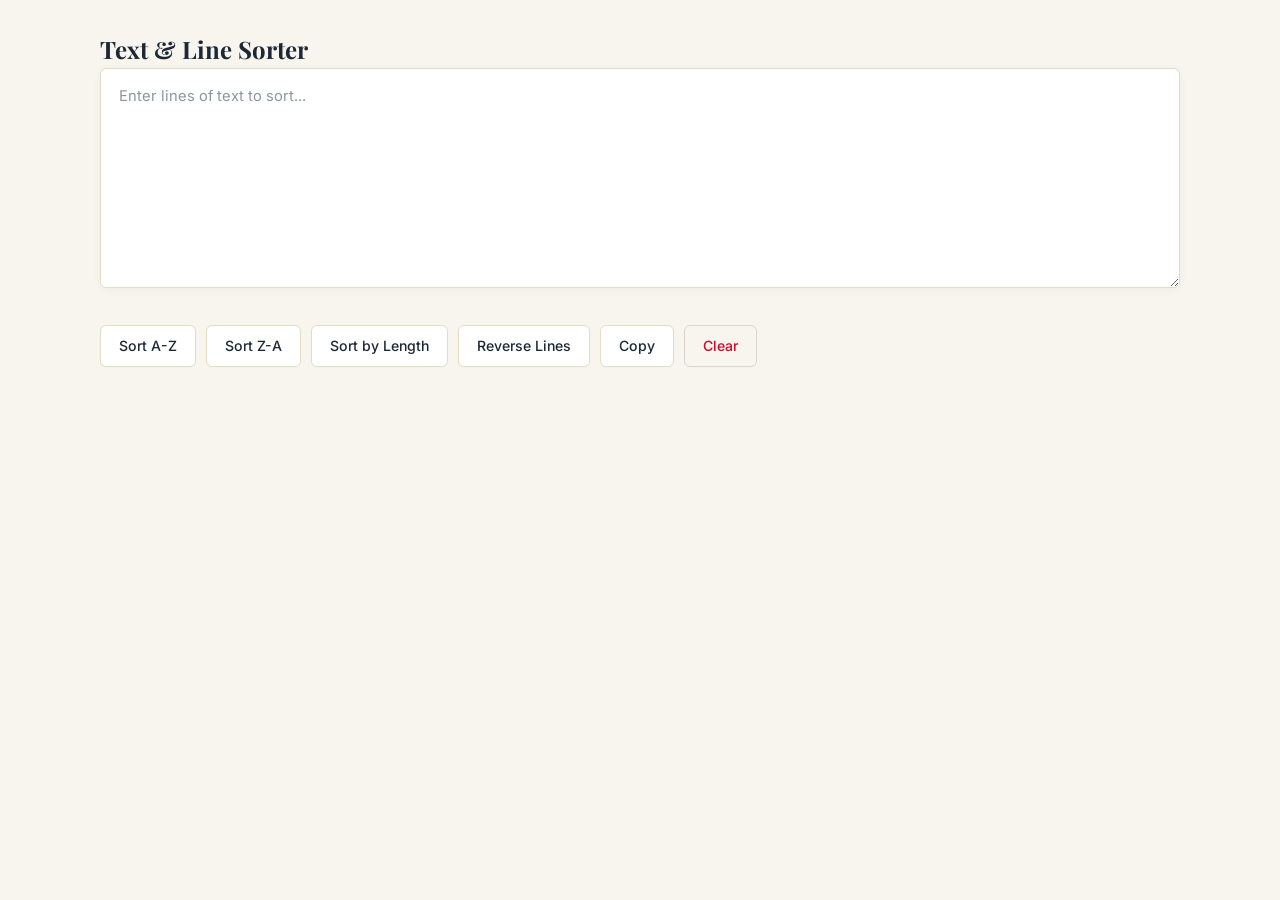
<file: text-sorter.html>
<!DOCTYPE html>
<html lang="en">
<head>
  <meta charset="UTF-8">
  <meta name="viewport" content="width=device-width, initial-scale=1.0">
  <title>Text Sorter Tool</title>
  <link rel="stylesheet" href="styles.css">
</head>
<body>
  <div class="container">
    <h2>Text & Line Sorter</h2>
    <textarea id="sortInput" placeholder="Enter lines of text to sort..."></textarea>
    <div class="btn-group">
      <button onclick="runSort('az')">Sort A-Z</button>
      <button onclick="runSort('za')">Sort Z-A</button>
      <button onclick="runSort('length-asc')">Sort by Length</button>
      <button onclick="runSort('reverse')">Reverse Lines</button>
      <button class="btn-sec" onclick="copyText('sortInput')">Copy</button>
      <button class="btn-danger" onclick="clearText('sortInput')">Clear</button>
    </div>
  </div>
  <script src="tools.js"></script>
</body>
</html>
</file>
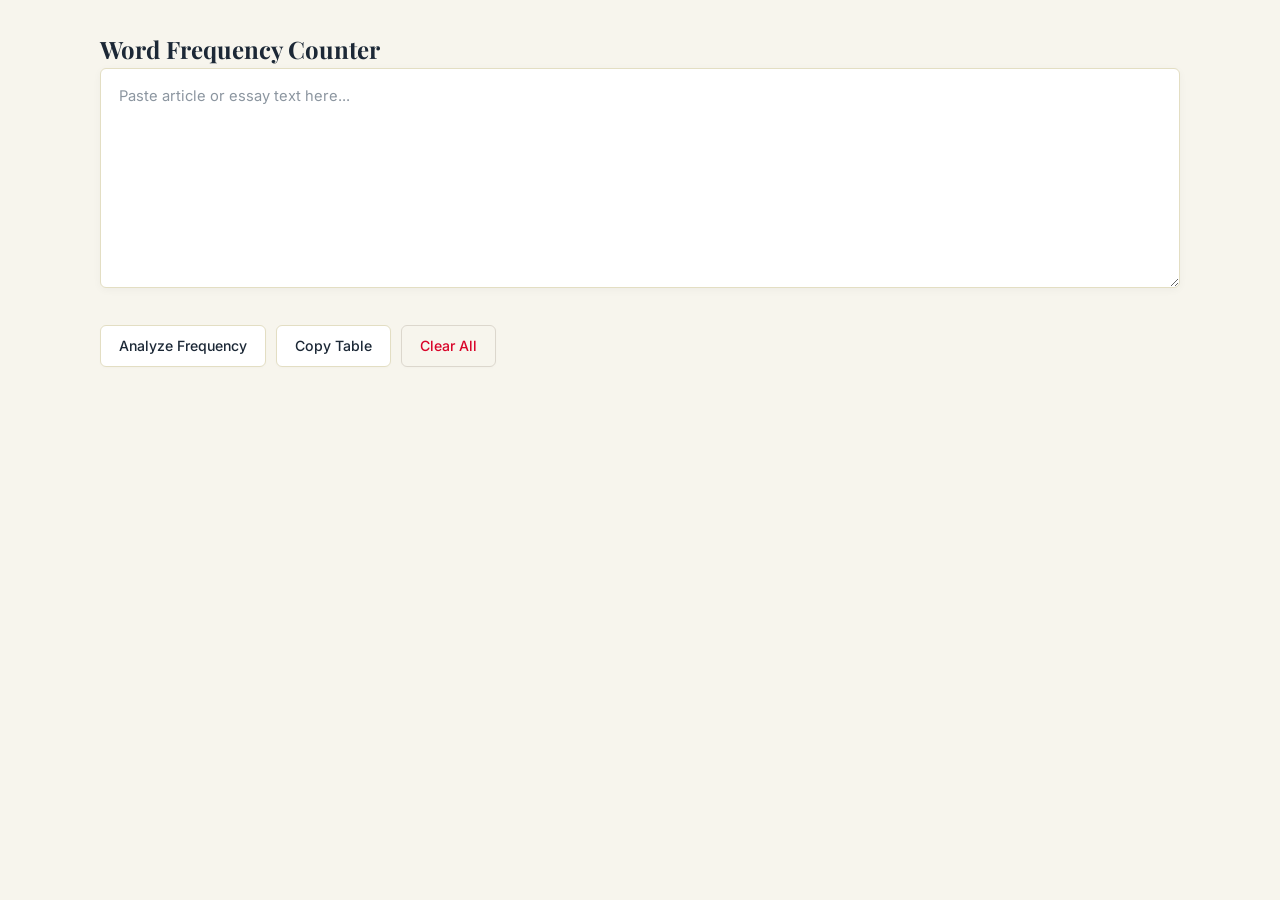
<file: word-frequency.html>
<!DOCTYPE html>
<html lang="en">
<head>
  <meta charset="UTF-8">
  <meta name="viewport" content="width=device-width, initial-scale=1.0">
  <title>Word Frequency Counter</title>
  <link rel="stylesheet" href="styles.css">
</head>
<body>
  <div class="container">
    <h2>Word Frequency Counter</h2>
    <textarea id="freqInput" placeholder="Paste article or essay text here..."></textarea>
    <div class="btn-group">
      <button onclick="runFrequency()">Analyze Frequency</button>
      <button class="btn-sec" onclick="copyText('freqResult')">Copy Table</button>
      <button class="btn-danger" onclick="clearText('freqInput'); clearText('freqResult');">Clear All</button>
    </div>
    <div id="freqResult"></div>
  </div>
  <script src="tools.js"></script>
</body>
</html>
</file>
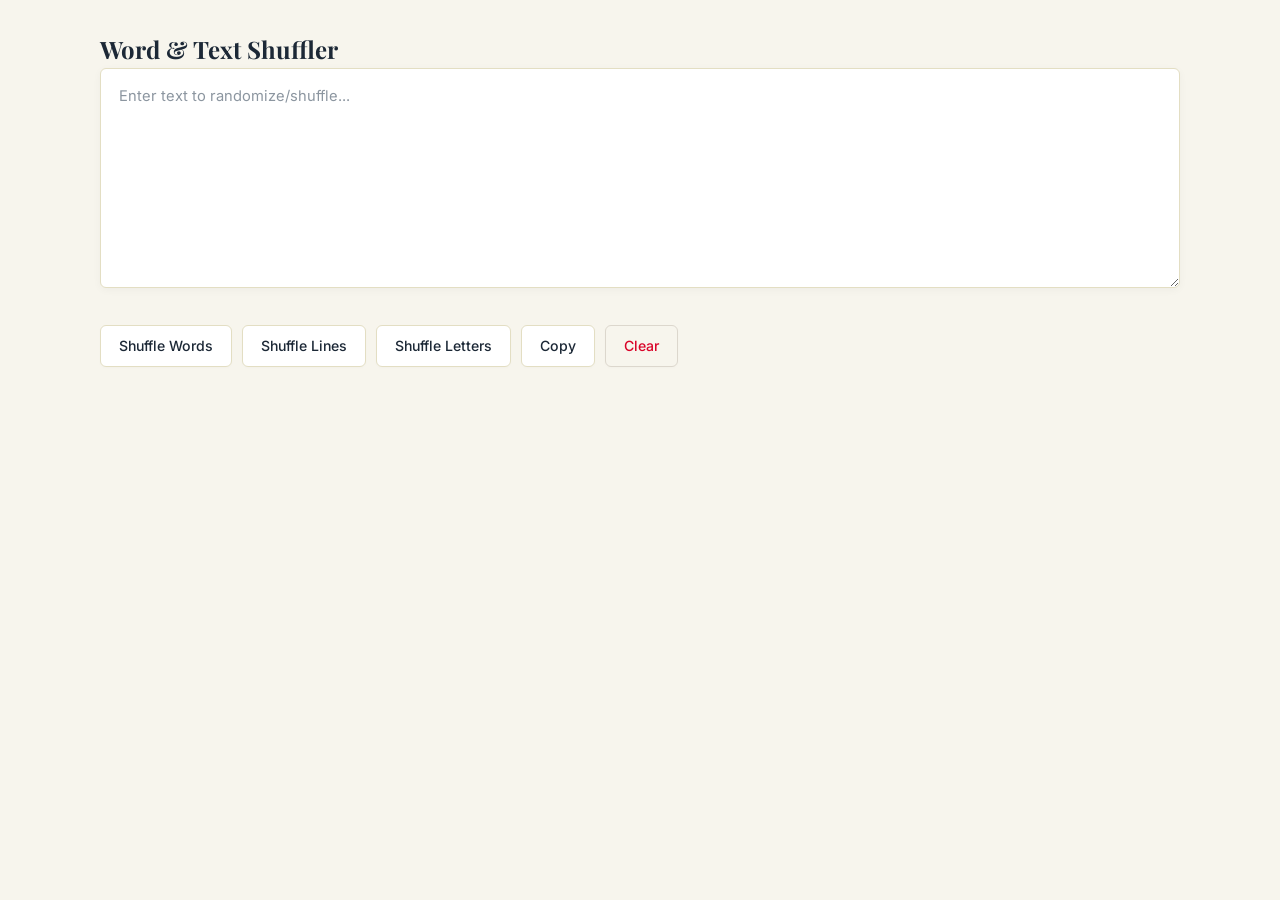
<file: word-shuffler.html>
<!DOCTYPE html>
<html lang="en">
<head>
  <meta charset="UTF-8">
  <meta name="viewport" content="width=device-width, initial-scale=1.0">
  <title>Word & Text Shuffler</title>
  <link rel="stylesheet" href="styles.css">
</head>
<body>
  <div class="container">
    <h2>Word & Text Shuffler</h2>
    <textarea id="shuffleInput" placeholder="Enter text to randomize/shuffle..."></textarea>
    <div class="btn-group">
      <button onclick="runShuffle('words')">Shuffle Words</button>
      <button onclick="runShuffle('lines')">Shuffle Lines</button>
      <button onclick="runShuffle('letters')">Shuffle Letters</button>
      <button class="btn-sec" onclick="copyText('shuffleInput')">Copy</button>
      <button class="btn-danger" onclick="clearText('shuffleInput')">Clear</button>
    </div>
  </div>
  <script src="tools.js"></script>
</body>
</html>
</file>
<file: styles.css>
/* ==========================================================================
   WORD TOOLBOX — DARK NAVY EDITION MASTER STYLESHEET
   Theme: Editorial Cream (#F7F5ED), Pure White (#FFFFFF), 
          Dark Navy Blue (#0B192C / #1E2E45), Charcoal (#1C2836)
   ========================================================================== */

@import url('https://fonts.googleapis.com/css2?family=Inter:wght@400;500;600&family=Playfair+Display:ital,wght@0,500;0,600;0,700;1,400&display=swap');

/* --- 1. DESIGN VARIABLES --- */
:root {
  --bg-cream: #F7F5ED;
  --card-white: #FFFFFF;
  --text-charcoal: #1C2836;
  --text-muted: #5C6773;
  --navy-primary: #0B192C;       /* Dark Navy Blue */
  --navy-hover: #1E2E45;         /* Lighter Navy Hover */
  --navy-active: #050C17;        /* Deep Active State */
  --border-subtle: #E3DEC3;      /* Clean subtle border */
  --border-strong: #DCD7CD;
  --danger-red: #D90429;
  
  --font-serif: 'Playfair Display', 'Georgia', serif;
  --font-sans: 'Inter', -apple-system, BlinkMacSystemFont, sans-serif;
  --radius: 6px;
  --shadow-card: 0 2px 8px rgba(11, 25, 44, 0.04);
  --shadow-hover: 0 6px 18px rgba(11, 25, 44, 0.12);
}

/* --- 2. BASE RESET --- */
* {
  box-sizing: border-box;
  margin: 0;
  padding: 0;
}

body {
  background-color: var(--bg-cream);
  color: var(--text-charcoal);
  font-family: var(--font-serif);
  line-height: 1.6;
  padding: 30px 40px;
  -webkit-font-smoothing: antialiased;
}

.container {
  width: 100%;
  max-width: 1120px;
  margin: 0 auto;
  padding: 0 20px;
}

/* --- 3. HEADER & NAV --- */
header {
  display: flex;
  justify-content: space-between;
  align-items: center;
  padding-bottom: 20px;
  border-bottom: 1px solid var(--border-subtle);
}

/* Header Brand Title Hover Animation */
.brand-title {
  font-family: var(--font-serif);
  font-size: 1.6rem;
  font-weight: 600;
  letter-spacing: 2px;
  text-transform: uppercase;
  color: var(--navy-primary);
  text-decoration: none;
  display: inline-block;
  position: relative;
  transition: transform 0.25s ease, color 0.25s ease;
}

.brand-title:hover {
  color: var(--navy-hover);
  transform: translateY(-1px);
}

nav {
  display: flex;
  gap: 24px;
}

nav a {
  font-family: var(--font-sans);
  color: var(--text-charcoal);
  text-decoration: none;
  font-size: 0.88rem;
  font-weight: 500;
  transition: color 0.2s ease;
}

nav a:hover { 
  color: var(--navy-primary);
}

/* --- 4. HERO SECTION & INTERACTIVE TITLE --- */
.hero-header {
  text-align: center;
  margin: 35px 0 28px;
}

/* Main Heading Hover Animation */
.main-title, h1 {
  font-family: var(--font-serif);
  font-size: 2.8rem;
  font-weight: 700;
  color: var(--navy-primary);
  display: inline-block;
  cursor: pointer;
  transition: transform 0.3s cubic-bezier(0.175, 0.885, 0.32, 1.275), color 0.3s ease;
}

.main-title:hover, h1:hover {
  color: #1E2E45;
  transform: scale(1.02) translateY(-2px);
  text-shadow: 0 4px 15px rgba(11, 25, 44, 0.1);
}

.main-subtitle {
  font-family: var(--font-sans);
  color: var(--text-muted);
  font-size: 0.95rem;
  margin-top: 8px;
  font-weight: 400;
}

/* --- 5. STATS COUNTER BAR --- */
.stats-bar {
  display: grid;
  grid-template-columns: repeat(4, 1fr);
  gap: 16px;
  margin-bottom: 24px;
}

.stat-card {
  background: var(--card-white);
  border: 1px solid var(--border-subtle);
  padding: 20px 16px;
  border-radius: var(--radius);
  text-align: center;
  box-shadow: var(--shadow-card);
  transition: transform 0.25s ease, box-shadow 0.25s ease, border-color 0.25s ease;
}

.stat-card:hover {
  transform: translateY(-3px);
  box-shadow: var(--shadow-hover);
  border-color: var(--navy-primary);
}

.stat-card .num {
  font-family: var(--font-serif);
  font-size: 2.2rem;
  color: var(--navy-primary);
  font-weight: 700;
  line-height: 1.1;
}

.stat-card .label {
  font-family: var(--font-sans);
  font-size: 0.78rem;
  color: var(--text-muted);
  text-transform: uppercase;
  letter-spacing: 0.8px;
  margin-top: 6px;
  font-weight: 600;
}

/* --- 6. FORM INPUTS & TEXTAREAS --- */
input, textarea, select {
  font-family: var(--font-sans);
}

textarea, 
.studio-textarea {
  width: 100%;
  height: 220px;
  background: var(--card-white);
  border: 1px solid var(--border-subtle);
  border-radius: var(--radius);
  padding: 18px;
  font-size: 0.95rem;
  color: var(--text-charcoal);
  outline: none;
  margin-bottom: 20px;
  resize: vertical;
  box-shadow: var(--shadow-card);
  transition: border-color 0.2s ease, box-shadow 0.2s ease;
}

input[type="text"],
input[type="number"],
input[type="search"],
select,
.studio-input {
  width: 100%;
  background: var(--card-white);
  border: 1px solid var(--border-subtle);
  border-radius: var(--radius);
  padding: 12px 16px;
  font-size: 0.95rem;
  color: var(--text-charcoal);
  outline: none;
  box-shadow: var(--shadow-card);
  transition: border-color 0.2s ease, box-shadow 0.2s ease;
}

/* Focused State */
textarea:focus,
input:focus,
select:focus {
  border-color: var(--navy-primary) !important;
  box-shadow: 0 0 0 3px rgba(11, 25, 44, 0.1) !important;
}

::placeholder {
  color: #8C96A0;
  font-family: var(--font-sans);
  font-size: 0.92rem;
}

/* --- 7. BUTTON SYSTEM (DARK NAVY ACCENTS) --- */
.btn-group, .action-rows, .button-group {
  display: flex;
  flex-wrap: wrap;
  gap: 10px;
  margin-top: 10px;
  margin-bottom: 20px;
}

/* Default Outline Buttons (Uppercase, Lowercase, etc.) */
button, .btn, .btn-outline {
  display: inline-flex;
  align-items: center;
  justify-content: center;
  font-family: var(--font-sans);
  font-size: 0.88rem;
  font-weight: 500;
  padding: 10px 18px;
  border-radius: var(--radius);
  border: 1px solid var(--border-subtle);
  background: var(--card-white);
  color: var(--text-charcoal);
  cursor: pointer;
  text-decoration: none;
  transition: all 0.2s cubic-bezier(0.165, 0.84, 0.44, 1);
  min-height: 42px;
  box-shadow: 0 1px 3px rgba(0, 0, 0, 0.02);
}

/* Outline Button Hover -> Dark Navy Fill */
button:hover, .btn:hover, .btn-outline:hover {
  background-color: var(--navy-primary);
  border-color: var(--navy-primary);
  color: #FFFFFF;
  transform: translateY(-2px);
  box-shadow: var(--shadow-hover);
}

button:active, .btn:active {
  transform: translateY(0);
}

/* Solid Dark Navy Primary Buttons (Copy Text / Clear All) */
.btn-dark, .btn-primary, .btn-copy {
  background-color: var(--navy-primary) !important;
  color: #FFFFFF !important;
  border: 1px solid var(--navy-primary) !important;
  font-weight: 600;
}

.btn-dark:hover, .btn-primary:hover, .btn-copy:hover {
  background-color: var(--navy-hover) !important;
  border-color: var(--navy-hover) !important;
  transform: translateY(-2px);
  box-shadow: 0 6px 16px rgba(11, 25, 44, 0.25);
}

/* Red / Danger Button Option */
.btn-danger {
  background-color: transparent !important;
  color: var(--danger-red) !important;
  border: 1px solid var(--border-strong) !important;
}

.btn-danger:hover {
  background-color: var(--danger-red) !important;
  color: #FFFFFF !important;
  border-color: var(--danger-red) !important;
  transform: translateY(-2px);
}

/* --- 8. LOWER TOOLS GRID --- */
.tools-grid-section {
  border-top: 1px solid var(--border-subtle);
  padding-top: 36px;
  margin-top: 40px;
  margin-bottom: 40px;
}

.section-headline, .directory-category {
  font-family: var(--font-serif);
  font-size: 1.4rem;
  font-weight: 600;
  letter-spacing: 1px;
  text-transform: uppercase;
  color: var(--navy-primary);
  margin-bottom: 20px;
  margin-top: 30px;
}

.tools-grid {
  display: grid;
  grid-template-columns: repeat(3, 1fr);
  gap: 20px;
}

.tool-card, .editorial-card {
  background: var(--card-white);
  border: 1px solid var(--border-subtle);
  border-radius: var(--radius);
  padding: 24px;
  height: 100%;
  text-decoration: none;
  display: block;
  box-shadow: var(--shadow-card);
  transition: transform 0.25s ease, box-shadow 0.25s ease, border-color 0.25s ease;
}

.tool-card:hover, .editorial-card:hover {
  transform: translateY(-4px);
  box-shadow: var(--shadow-hover);
  border-color: var(--navy-primary);
}

.tool-card h3, .card-title {
  font-family: var(--font-serif);
  font-size: 1.15rem;
  font-weight: 600;
  margin-bottom: 10px;
  color: var(--navy-primary);
}

.tool-card p, .card-desc {
  font-family: var(--font-sans);
  font-size: 0.88rem;
  color: var(--text-muted);
  line-height: 1.5;
}

/* --- 9. FOOTER --- */
footer {
  border-top: 1px solid var(--border-subtle);
  padding-top: 24px;
  display: flex;
  justify-content: space-between;
  align-items: center;
  font-family: var(--font-sans);
  font-size: 0.85rem;
  color: var(--text-muted);
}

footer a {
  color: var(--text-charcoal);
  text-decoration: none;
  margin-left: 16px;
  transition: color 0.2s ease;
}

footer a:hover {
  color: var(--navy-primary);
  text-decoration: underline;
}

/* --- 10. RESPONSIVE --- */
@media (max-width: 900px) {
  .tools-grid { grid-template-columns: repeat(2, 1fr); }
  .stats-bar { grid-template-columns: repeat(2, 1fr); }
}

@media (max-width: 600px) {
  body { padding: 20px 16px; }
  .tools-grid { grid-template-columns: 1fr; }
  .btn-group, .action-rows { flex-direction: column; }
  .btn-group .btn { width: 100%; }
}
</file>
